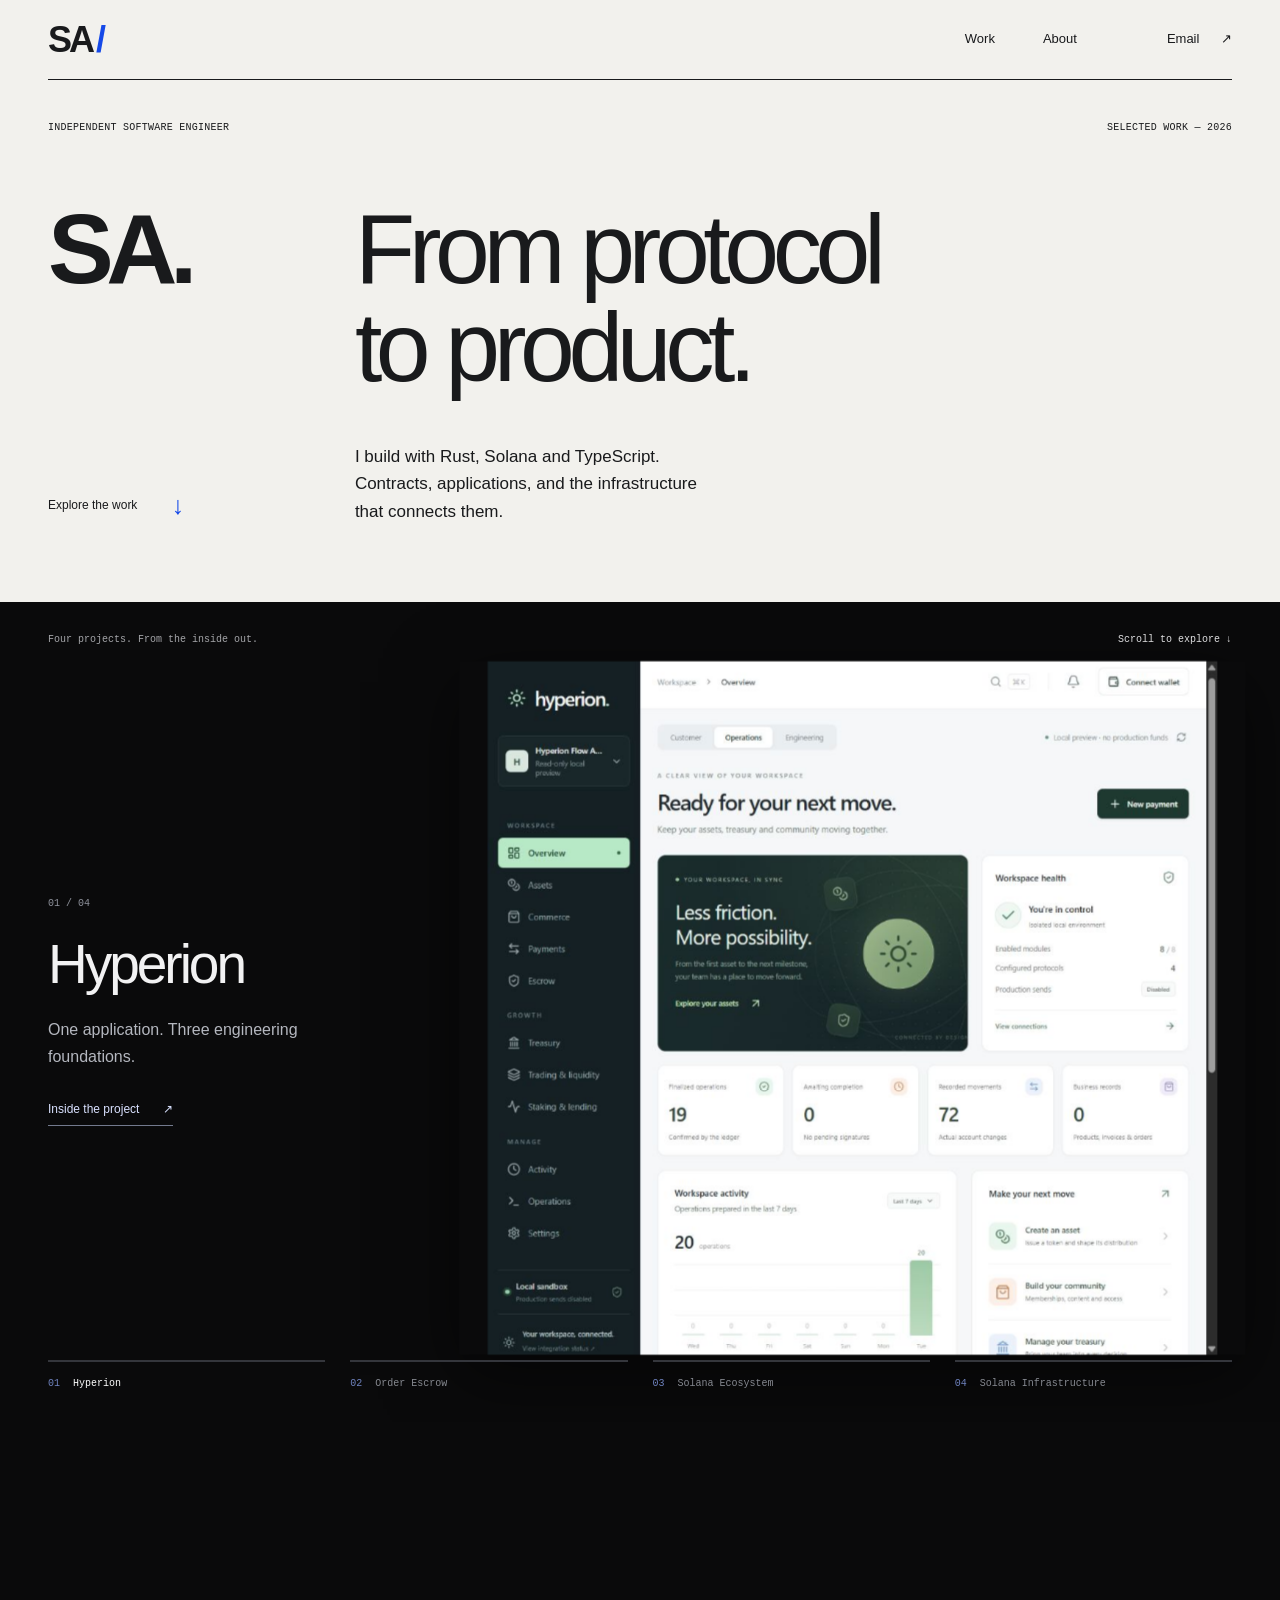
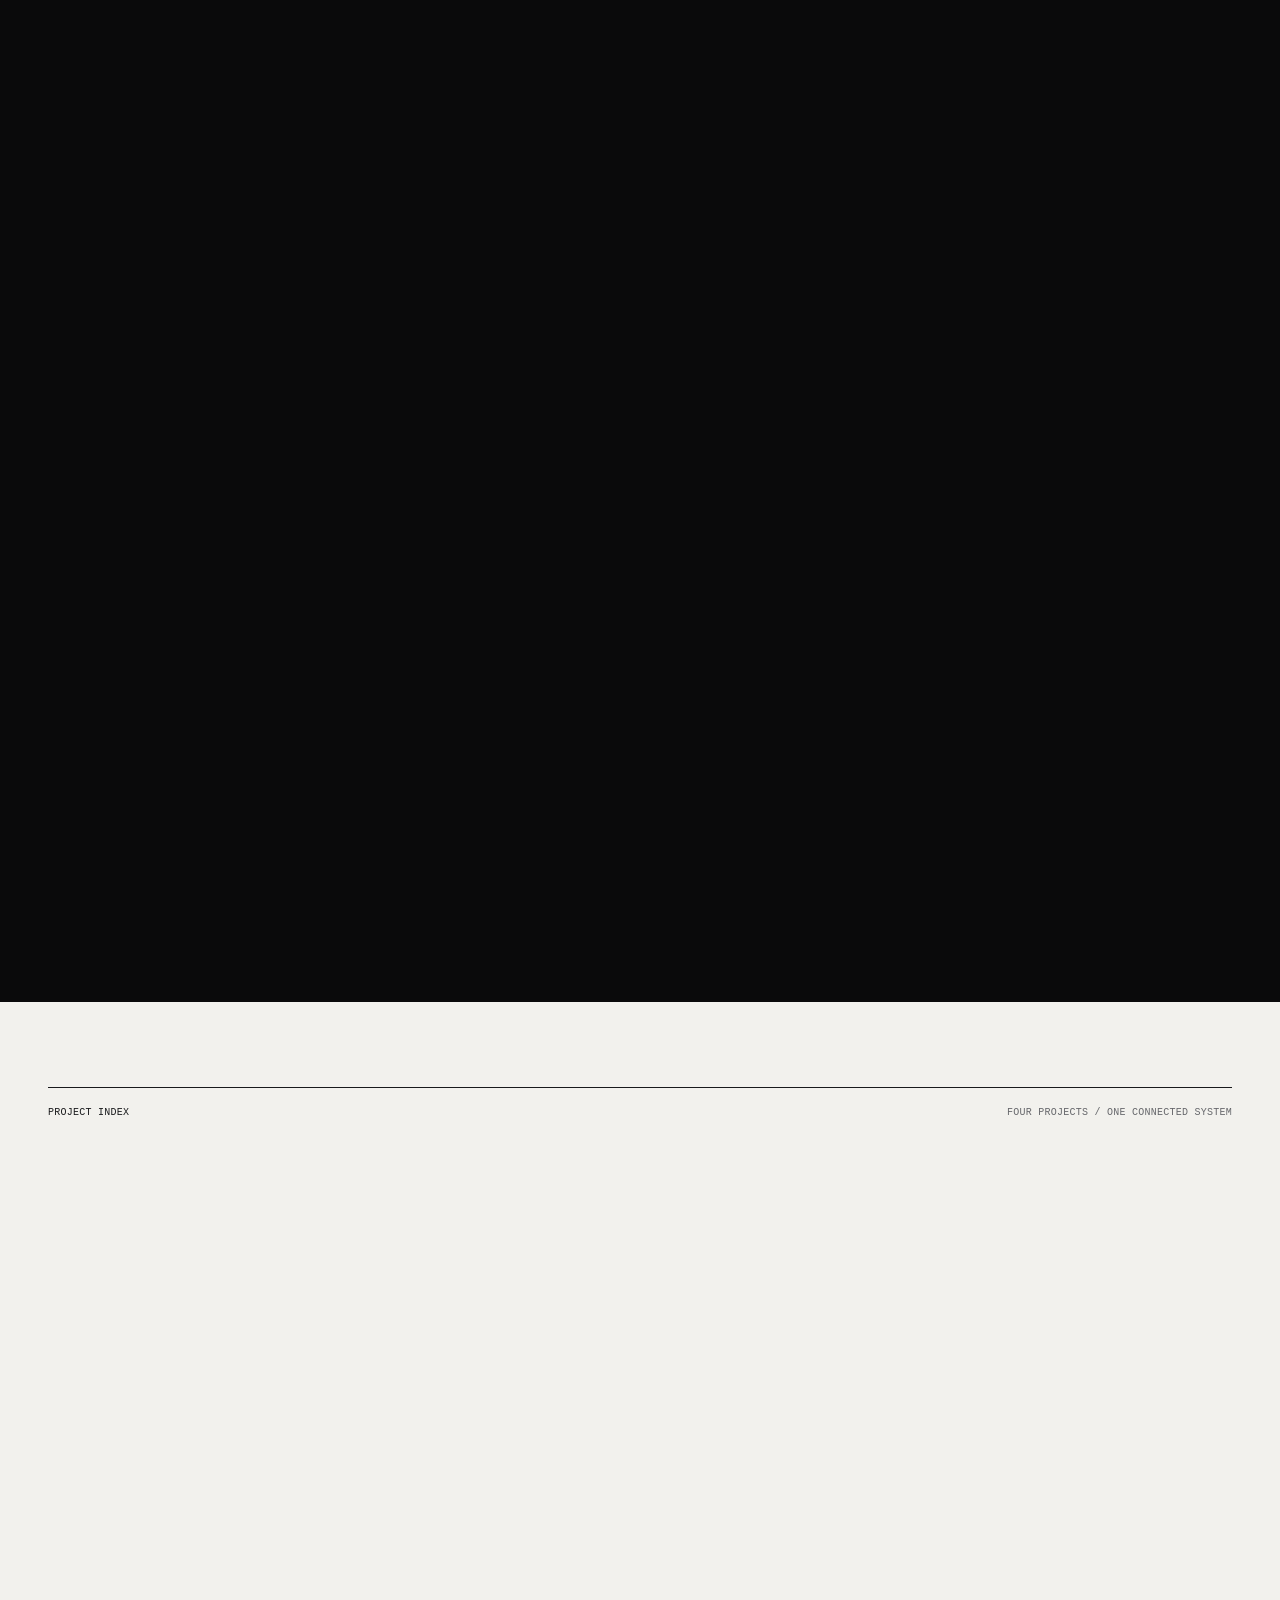
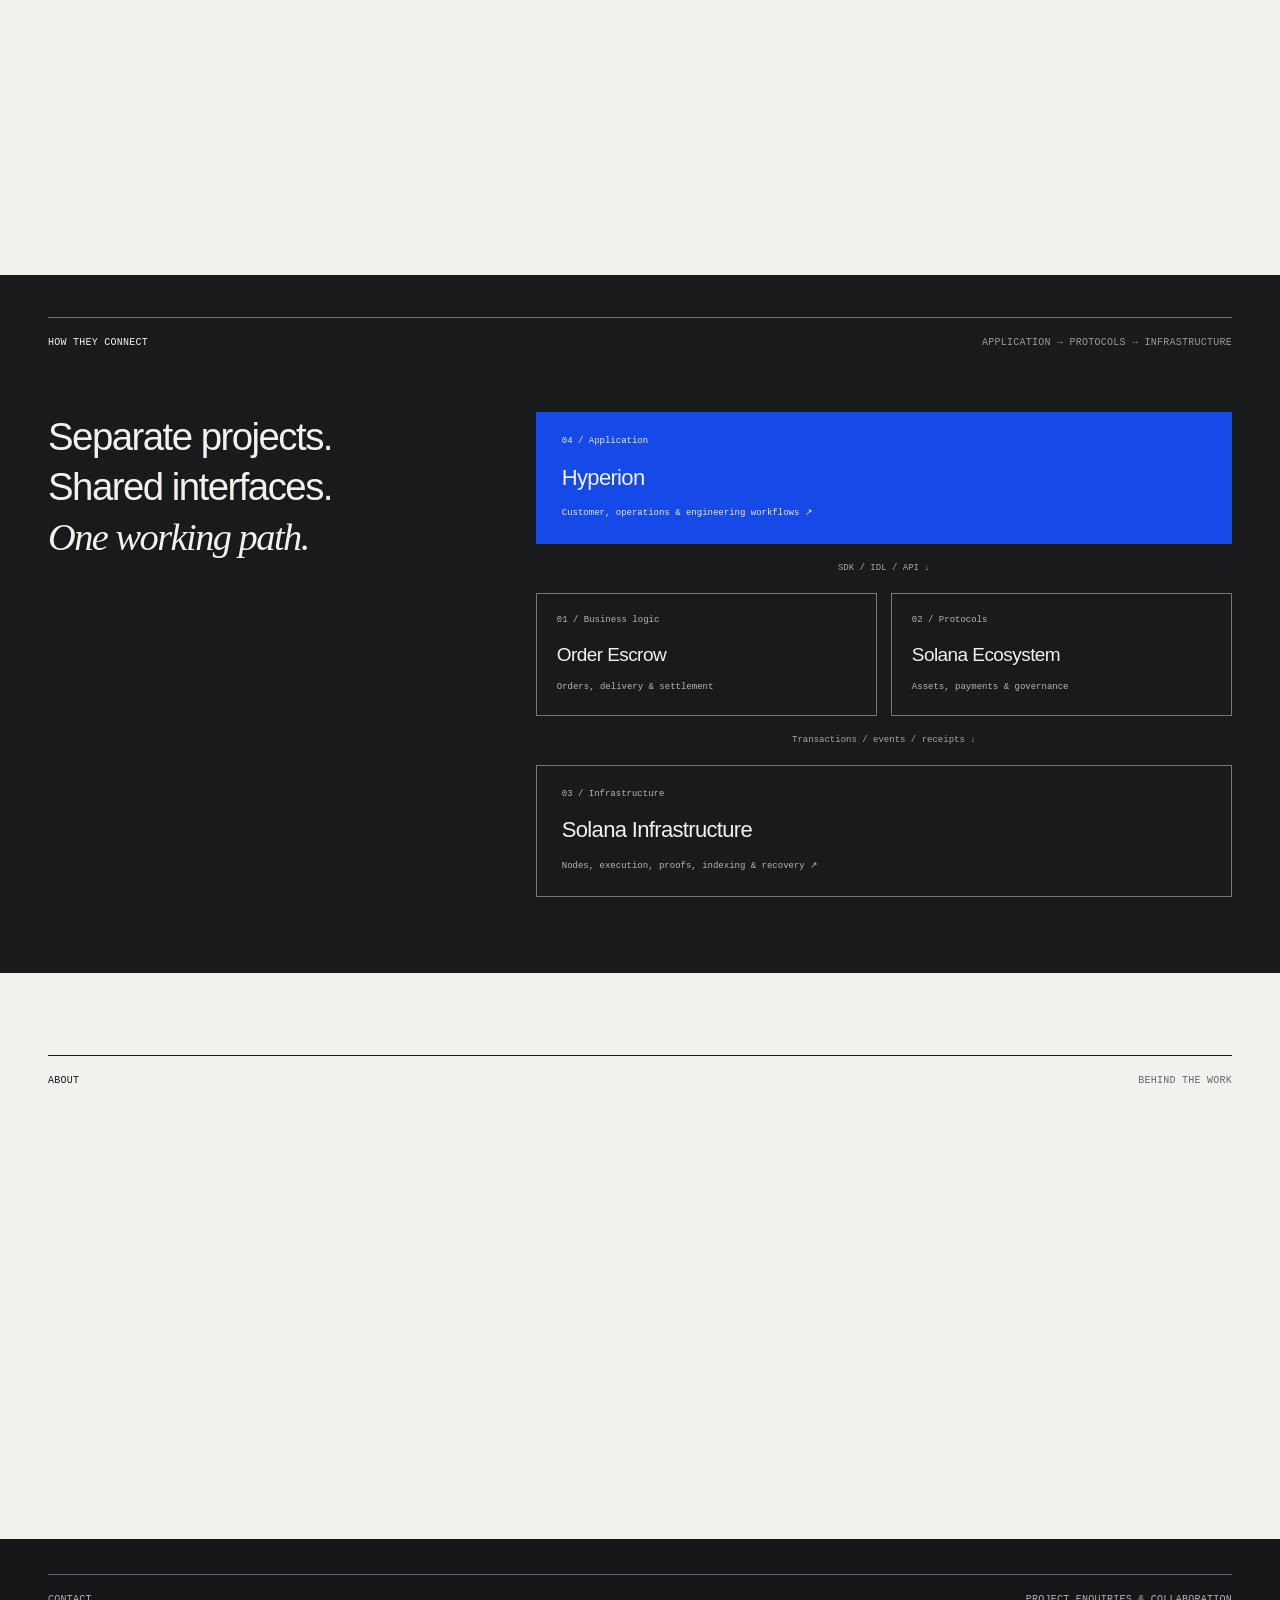
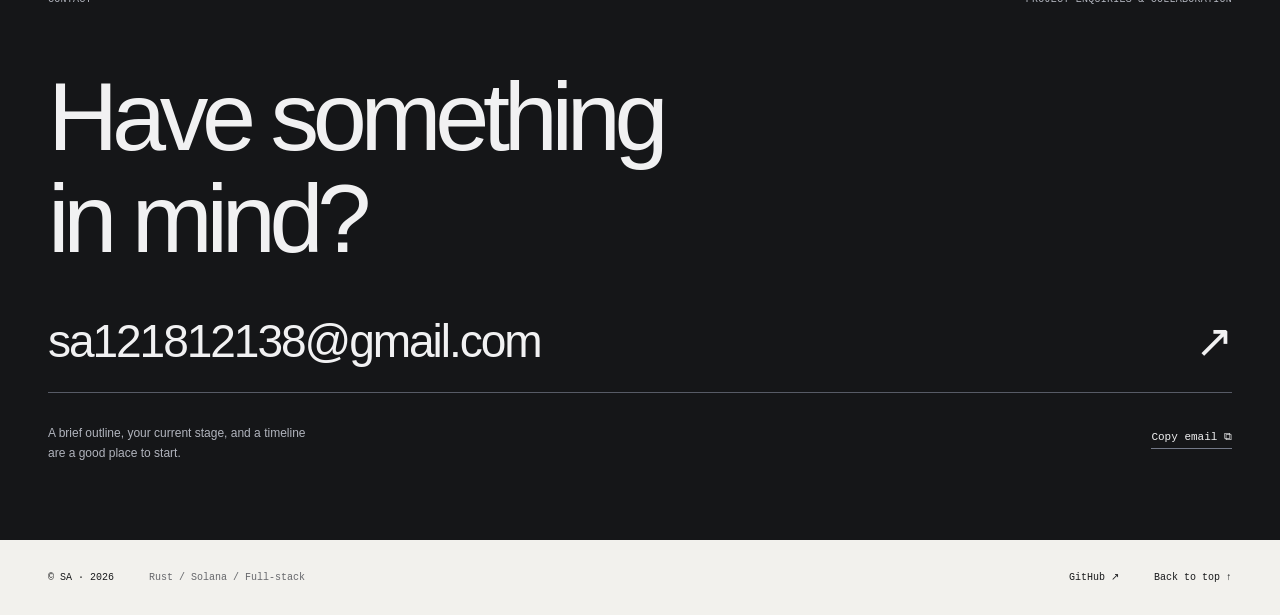
<file: index.html>
<!doctype html>
<html lang="en"><head><meta charset="UTF-8"><meta name="viewport" content="width=device-width,initial-scale=1"><title>SA — Software Engineer</title><meta name="description" content="SA builds Rust and Solana contracts, full-stack applications and infrastructure. Explore four connected engineering projects."><meta name="author" content="SA"><meta name="theme-color" content="#f2f1ed"><meta property="og:type" content="website"><meta property="og:title" content="SA — Software Engineer"><meta property="og:description" content="SA builds Rust and Solana contracts, full-stack applications and infrastructure. Explore four connected engineering projects."><meta http-equiv="Content-Security-Policy" content="default-src 'self'; img-src 'self' data:; media-src 'self' https://github.com https://*.githubusercontent.com; script-src 'self'; style-src 'self'; object-src 'none'; base-uri 'self'; form-action 'none'; connect-src 'none'"><link rel="icon" href="favicon.svg" type="image/svg+xml"><link rel="stylesheet" href="styles.css"><script src="app.js" defer></script></head><body class="" id="top"><a class="skip-link" href="#main">Skip to content</a><header class="site-header wrap"><a class="wordmark" href="index.html" aria-label="SA home">SA<span>/</span></a><nav aria-label="Main navigation"><a href="index.html#work">Work</a><a href="index.html#about">About</a><a href="mailto:sa121812138@gmail.com">Email <span aria-hidden="true">↗</span></a></nav></header><main id="main"><section class="hero wrap"><div class="hero-topline"><span>Independent software engineer</span><span>Selected work — 2026</span></div><h1>SA. <span>From protocol<br>to product.</span></h1><div class="hero-bottom"><a class="index-link" href="#work">Explore the work <span aria-hidden="true">↓</span></a><p>I build with Rust, Solana and TypeScript.<br>Contracts, applications, and the infrastructure<br class="desktop-break"> that connects them.</p></div></section>
<section class="scroll-scene" aria-label="Explore four connected projects"><div class="scene-stage"><div class="scene-layout wrap"><div class="scene-heading"><span>Four projects. From the inside out.</span><span class="scene-instruction">Scroll to explore ↓</span></div><div class="scene-viewport"><article class="scene-panel is-active" data-scene="0"><div class="scene-copy"><span class="scene-count">01 / 04</span><h2>Hyperion</h2><p>One application. Three engineering foundations.</p><a class="scene-case-link" href="hyperion.html">Inside the project <span aria-hidden="true">↗</span></a></div><div class="scene-screen"><img src="hyperion.jpg" alt="Hyperion overview from a recorded demonstration" width="1400" height="1000" loading="eager"></div></article><article class="scene-panel" data-scene="1" aria-hidden="true" inert><div class="scene-copy"><span class="scene-count">02 / 04</span><h2>Order Escrow</h2><p>Milestone-based orders, delivery and settlement.</p><a class="scene-case-link" href="order-escrow.html">Inside the project <span aria-hidden="true">↗</span></a></div><div class="scene-screen"><img src="order-escrow.png" alt="Order Escrow local demonstration workspace" width="1400" height="1000" loading="eager"></div></article><article class="scene-panel" data-scene="2" aria-hidden="true" inert><div class="scene-copy"><span class="scene-count">03 / 04</span><h2>Solana Ecosystem</h2><p>11 protocol modules. 6 application scenarios.</p><a class="scene-case-link" href="ecosystem.html">Inside the project <span aria-hidden="true">↗</span></a></div><div class="scene-screen"><img src="ecosystem.png" alt="Solana Ecosystem GameFi local test interface" width="1400" height="1000" loading="eager"></div></article><article class="scene-panel" data-scene="3" aria-hidden="true" inert><div class="scene-copy"><span class="scene-count">04 / 04</span><h2>Solana Infrastructure</h2><p>Nodes, execution, proofs and data.</p><a class="scene-case-link" href="infrastructure.html">Inside the project <span aria-hidden="true">↗</span></a></div><div class="scene-screen"><img src="infrastructure.jpg" alt="Solana Infrastructure console in a real local demonstration" width="1400" height="1000" loading="eager"></div></article></div><nav class="scene-nav" aria-label="Project chapters"><button type="button" class="scene-step is-active" data-chapter="0" aria-label="Explore Hyperion" aria-current="step"><span>01</span><span>Hyperion</span><i aria-hidden="true"></i></button><button type="button" class="scene-step" data-chapter="1" aria-label="Explore Order Escrow"><span>02</span><span>Order Escrow</span><i aria-hidden="true"></i></button><button type="button" class="scene-step" data-chapter="2" aria-label="Explore Solana Ecosystem"><span>03</span><span>Solana Ecosystem</span><i aria-hidden="true"></i></button><button type="button" class="scene-step" data-chapter="3" aria-label="Explore Solana Infrastructure"><span>04</span><span>Solana Infrastructure</span><i aria-hidden="true"></i></button></nav></div></div></section><section class="work wrap" id="work"><div class="section-label"><h2>Project index</h2><span>Four projects / one connected system</span></div><article class="project-row" id="project-hyperion"><div class="project-copy"><div class="project-meta"><span class="project-number">04</span><span>Integrated application</span></div><h3><a href="hyperion.html">Hyperion</a></h3><p class="project-description">An independent application integrating the three projects through pinned SDKs, contract interfaces and services, with customer, operations and engineering views.</p><p class="tools">React / TypeScript / Node.js / Solana / Protocol Integration</p><div class="project-links"><a href="hyperion.html" class="text-link">View case study <span aria-hidden="true">↗</span></a><button class="video-trigger text-link" type="button" data-video="https://github.com/sa1218/sa1218.github.io/releases/download/demos-20261116/hyperion-demo.mp4" data-title="Hyperion" data-poster="hyperion.jpg" data-captions="hyperion-en.vtt"><span aria-hidden="true">▷</span> Watch the 31-minute demo</button></div></div><a class="project-image" href="hyperion.html" aria-label="View Hyperion case study"><img src="hyperion.jpg" alt="Hyperion overview from a recorded demonstration" loading="lazy" width="1400" height="900"><span class="image-index">04 / VIEW PROJECT <span aria-hidden="true">↗</span></span></a></article><article class="project-row" id="project-order-escrow"><div class="project-copy"><div class="project-meta"><span class="project-number">01</span><span>Escrow &amp; fulfillment</span></div><h3><a href="order-escrow.html">Order Escrow</a></h3><p class="project-description">A milestone-based order system covering terms, funding, delivery, review, refunds and disputes, with workspaces for each participant.</p><p class="tools">Rust / Anchor / Solana / React / TypeScript</p><div class="project-links"><a href="order-escrow.html" class="text-link">View case study <span aria-hidden="true">↗</span></a><button class="video-trigger text-link" type="button" data-video="https://github.com/sa1218/sa1218.github.io/releases/download/demos-20261116/order-escrow-demo.webm" data-title="Order Escrow" data-poster="order-escrow.png"><span aria-hidden="true">▷</span> Watch interface demo</button></div></div><a class="project-image" href="order-escrow.html" aria-label="View Order Escrow case study"><img src="order-escrow.png" alt="Order Escrow local demonstration workspace" loading="lazy" width="1400" height="900"><span class="image-index">01 / VIEW PROJECT <span aria-hidden="true">↗</span></span></a></article><article class="project-row" id="project-ecosystem"><div class="project-copy"><div class="project-meta"><span class="project-number">02</span><span>Protocols &amp; applications</span></div><h3><a href="ecosystem.html">Solana Ecosystem</a></h3><p class="project-description">Composable modules for assets, permissions, payments, governance and financial protocols, extended into games, content, devices and research.</p><p class="tools">Rust / Anchor / TypeScript SDK / React / Groth16</p><div class="project-links"><a href="ecosystem.html" class="text-link">View case study <span aria-hidden="true">↗</span></a></div></div><a class="project-image" href="ecosystem.html" aria-label="View Solana Ecosystem case study"><img src="ecosystem.png" alt="Solana Ecosystem GameFi local test interface" loading="lazy" width="1400" height="900"><span class="image-index">02 / VIEW PROJECT <span aria-hidden="true">↗</span></span></a></article><article class="project-row" id="project-infrastructure"><div class="project-copy"><div class="project-meta"><span class="project-number">03</span><span>Nodes, execution &amp; data</span></div><h3><a href="infrastructure.html">Solana Infrastructure</a></h3><p class="project-description">Built on existing Solana nodes and runtime, connecting consensus observation, execution traces, proofs, indexing, transaction gateways and recovery.</p><p class="tools">Rust / Agave / Geyser / Groth16 / TypeScript / Python</p><div class="project-links"><a href="infrastructure.html" class="text-link">View case study <span aria-hidden="true">↗</span></a><button class="video-trigger text-link" type="button" data-video="https://github.com/sa1218/sa1218.github.io/releases/download/demos-20261116/infrastructure-demo.mp4" data-title="Solana Infrastructure" data-poster="infrastructure.jpg"><span aria-hidden="true">▷</span> Watch full demo</button></div></div><a class="project-image" href="infrastructure.html" aria-label="View Solana Infrastructure case study"><img src="infrastructure.jpg" alt="Solana Infrastructure console in a real local demonstration" loading="lazy" width="1400" height="900"><span class="image-index">03 / VIEW PROJECT <span aria-hidden="true">↗</span></span></a></article></section>
<section class="system" id="system"><div class="wrap"><div class="section-label"><h2>How they connect</h2><span>Application → protocols → infrastructure</span></div><div class="system-layout"><p class="system-intro">Separate projects.<br>Shared interfaces.<br><em>One working path.</em></p><div class="system-map"><a class="system-layer system-app" href="hyperion.html"><span>04 / Application</span><strong>Hyperion</strong><span>Customer, operations & engineering workflows <span aria-hidden="true">↗</span></span></a><div class="system-connector">SDK / IDL / API ↓</div><div class="system-pair"><a href="order-escrow.html"><span>01 / Business logic</span><strong>Order Escrow</strong><span>Orders, delivery & settlement</span></a><a href="ecosystem.html"><span>02 / Protocols</span><strong>Solana Ecosystem</strong><span>Assets, payments & governance</span></a></div><div class="system-connector">Transactions / events / receipts ↓</div><a class="system-layer" href="infrastructure.html"><span>03 / Infrastructure</span><strong>Solana Infrastructure</strong><span>Nodes, execution, proofs, indexing & recovery <span aria-hidden="true">↗</span></span></a></div></div></div></section>
<section class="about wrap" id="about"><div class="section-label"><h2>About</h2><span>Behind the work</span></div><div class="about-grid"><h2>I like knowing<br>how the whole<br>thing works.</h2><div><p>I'm SA. My work spans Solana contracts, full-stack applications, and the systems that execute and track transactions.</p><p>The four projects here grew together: an escrow system, an ecosystem platform, an infrastructure stack, and Hyperion as their shared application layer.</p><p>Some are collaborative; others are individually owned. Each case explains my role, the implementation, and what has actually been verified.</p><a class="text-link" href="https://github.com/sa1218" target="_blank" rel="noopener noreferrer">Find me on GitHub <span aria-hidden="true">↗</span></a></div></div></section><section class="contact" id="contact"><div class="wrap"><div class="section-label"><span>Contact</span><span>Project enquiries & collaboration</span></div><h2>Have something<br>in mind?</h2><a class="contact-email" href="mailto:sa121812138@gmail.com">sa121812138@gmail.com<span aria-hidden="true">↗</span></a><div class="contact-bottom"><p>A brief outline, your current stage, and a timeline<br>are a good place to start.</p><div><button type="button" class="copy-email" data-email="sa121812138@gmail.com">Copy email ⧉</button><span class="copy-feedback" role="status" aria-live="polite"></span></div></div></div></section></main><footer class="site-footer wrap"><a href="index.html">© SA · 2026</a><span>Rust / Solana / Full-stack</span><a href="https://github.com/sa1218" target="_blank" rel="noopener noreferrer">GitHub <span aria-hidden="true">↗</span></a><a href="#top">Back to top ↑</a></footer><dialog id="video-dialog" aria-labelledby="video-title"><div class="video-top"><h2 id="video-title"></h2><button type="button" class="dialog-close" aria-label="Close recording">×</button></div><video controls playsinline preload="none"></video><div class="video-help"><span>Historical recording · local test environment</span><a class="video-original" href="#" target="_blank" rel="noopener">Open original <span aria-hidden="true">↗</span></a></div></dialog></body></html>
</file>
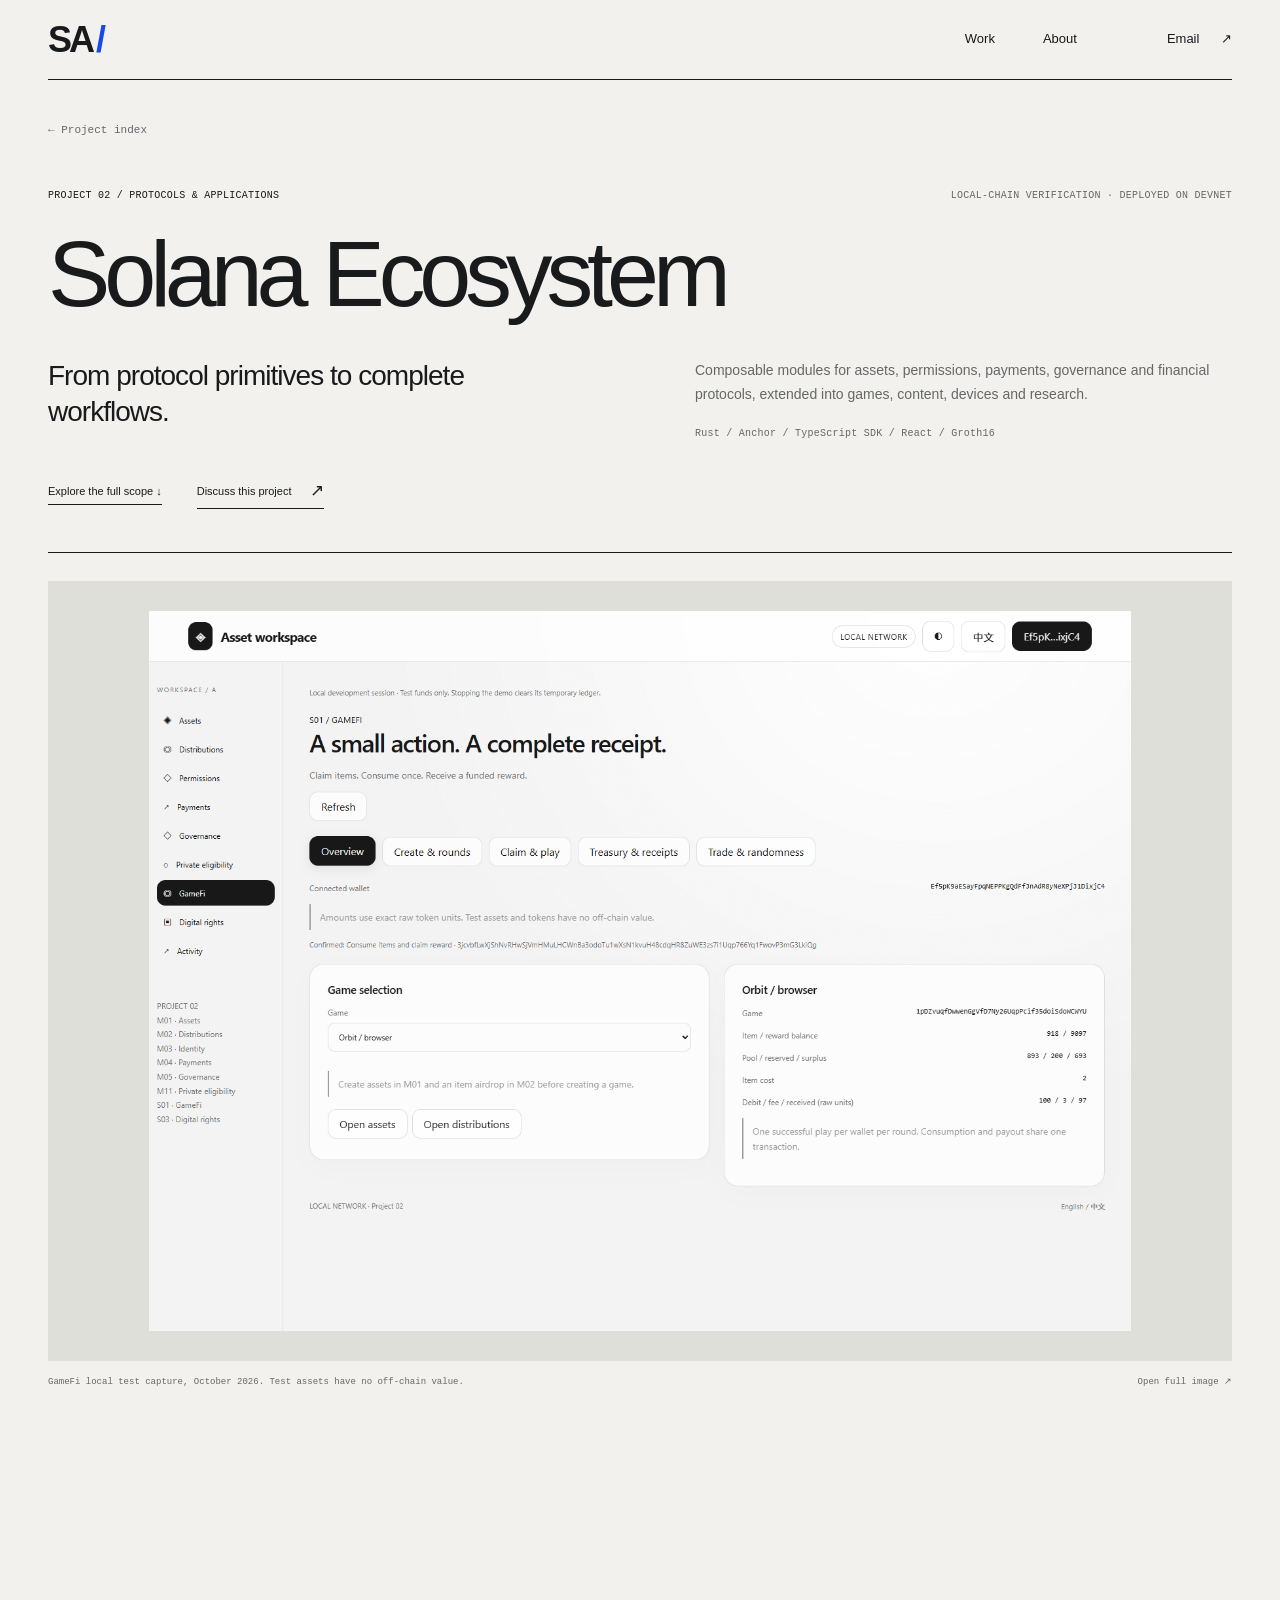
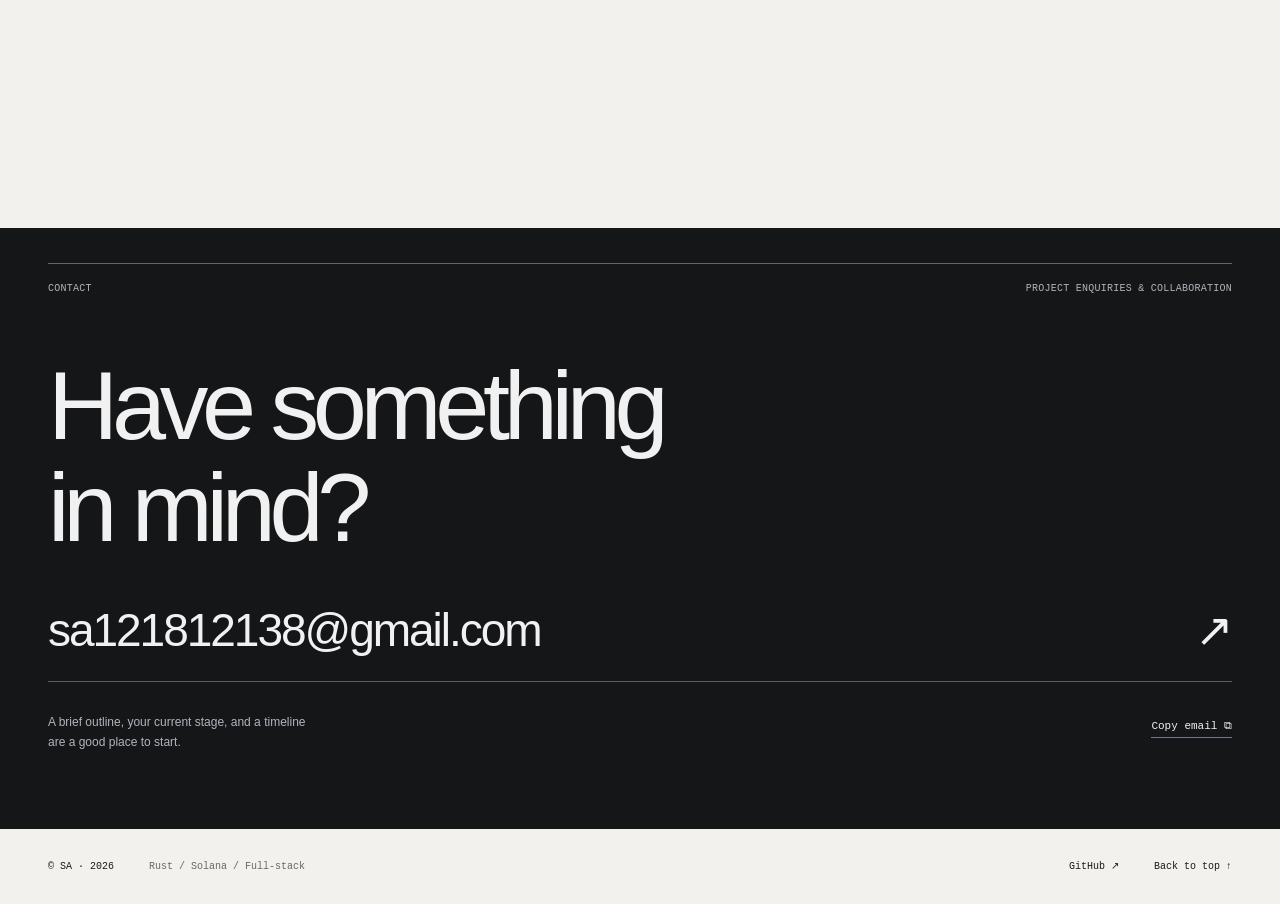
<file: ecosystem.html>
<!doctype html>
<html lang="en"><head><meta charset="UTF-8"><meta name="viewport" content="width=device-width,initial-scale=1"><title>Solana Ecosystem — SA</title><meta name="description" content="Composable modules for assets, permissions, payments, governance and financial protocols, extended into games, content, devices and research."><meta name="author" content="SA"><meta name="theme-color" content="#f2f1ed"><meta property="og:type" content="website"><meta property="og:title" content="Solana Ecosystem — SA"><meta property="og:description" content="Composable modules for assets, permissions, payments, governance and financial protocols, extended into games, content, devices and research."><meta http-equiv="Content-Security-Policy" content="default-src 'self'; img-src 'self' data:; media-src 'self' https://github.com https://*.githubusercontent.com; script-src 'self'; style-src 'self'; object-src 'none'; base-uri 'self'; form-action 'none'; connect-src 'none'"><link rel="icon" href="favicon.svg" type="image/svg+xml"><link rel="stylesheet" href="styles.css"><script src="app.js" defer></script></head><body class="case-page" id="top"><a class="skip-link" href="#main">Skip to content</a><header class="site-header wrap"><a class="wordmark" href="index.html" aria-label="SA home">SA<span>/</span></a><nav aria-label="Main navigation"><a href="index.html#work">Work</a><a href="index.html#about">About</a><a href="mailto:sa121812138@gmail.com">Email <span aria-hidden="true">↗</span></a></nav></header><main id="main"><section class="case-hero wrap"><a class="back-link" href="index.html#work">← Project index</a><div class="case-kicker"><span>PROJECT 02 / Protocols &amp; applications</span><span>Local-chain verification · deployed on Devnet</span></div><h1>Solana Ecosystem</h1><div class="case-introduction"><h2>From protocol primitives to complete workflows.</h2><div><p>Composable modules for assets, permissions, payments, governance and financial protocols, extended into games, content, devices and research.</p><p class="tools">Rust / Anchor / TypeScript SDK / React / Groth16</p></div></div><div class="case-actions"><a class="text-link" href="#scope">Explore the full scope ↓</a><a class="text-link" href="mailto:sa121812138@gmail.com?subject=Project%20discussion%3A%20Solana%20Ecosystem">Discuss this project <span aria-hidden="true">↗</span></a></div></section>
<figure class="case-cover wrap"><a href="ecosystem.png" target="_blank" rel="noopener"><img src="ecosystem.png" alt="Solana Ecosystem GameFi local test interface" width="1600" height="1000"></a><figcaption><span>GameFi local test capture, October 2026. Test assets have no off-chain value.</span><span>Open full image <span aria-hidden="true">↗</span></span></figcaption></figure>
<section class="case-context wrap"><div><div class="eyebrow">01 / The problem</div><p>Each domain has distinct permissions, precision rules and state machines. The platform shares interfaces and transaction feedback without flattening those differences.</p></div><div><div class="eyebrow">02 / My role</div><p>Two-person collaboration. My A-side scope covers assets, distribution, permissions, payments, governance, proof consumption, GameFi, digital rights, content and research, plus shared interfaces, frontend integration and reproducibility. B-side financial modules are credited as collaborative work.</p></div></section>
<section class="case-scope wrap" id="scope"><div class="section-label"><h2>Full implementation scope</h2><button type="button" class="expand-all" aria-expanded="false">Expand all +</button></div><div class="module-list"><details class="module-item"><summary><span>M01 · Digital assets</span><span class="expand-sign" aria-hidden="true">+</span></summary><p>SPL, selected Token-2022 extensions, NFTs, membership credentials and compressed assets.</p></details><details class="module-item"><summary><span>M02 · Distribution</span><span class="expand-sign" aria-hidden="true">+</span></summary><p>Allowlists, airdrops, vesting and claims with replay and balance controls.</p></details><details class="module-item"><summary><span>M03 · Identity</span><span class="expand-sign" aria-hidden="true">+</span></summary><p>Wallet sessions, eligibility, delegated permissions, limits and revocation.</p></details><details class="module-item"><summary><span>M04 · Payments</span><span class="expand-sign" aria-hidden="true">+</span></summary><p>Payment requests, batch and recurring transfers, and Project 1 escrow integration.</p></details><details class="module-item"><summary><span>M05 · Governance</span><span class="expand-sign" aria-hidden="true">+</span></summary><p>Organization approvals, multisig, voting, delayed execution and permission changes.</p></details><details class="module-item"><summary><span>M06 · Trading</span><span class="expand-sign" aria-hidden="true">+</span></summary><p>Collaborative module: AMM, liquidity, limit orders and escrowed NFT sales.</p></details><details class="module-item"><summary><span>M07 · Lending</span><span class="expand-sign" aria-hidden="true">+</span></summary><p>Collaborative module: collateral, time-based interest, shares, repayment and liquidation.</p></details><details class="module-item"><summary><span>M08 · Staking</span><span class="expand-sign" aria-hidden="true">+</span></summary><p>Collaborative module: native staking, reward accounting, cooldown and exit.</p></details><details class="module-item"><summary><span>M09 · Margin</span><span class="expand-sign" aria-hidden="true">+</span></summary><p>Collaborative module: margin, P&amp;L, insurance funds and liquidation boundaries.</p></details><details class="module-item"><summary><span>M10 · Oracles</span><span class="expand-sign" aria-hidden="true">+</span></summary><p>Collaborative module: price validity, circuit breakers and local ORAO randomness integration.</p></details><details class="module-item"><summary><span>M11 · Private eligibility</span><span class="expand-sign" aria-hidden="true">+</span></summary><p>Consumes real Project 3 Groth16 proofs, with atomic nullifier checks and reward claims.</p></details></div><div class="scenario-section"><h3>Scenarios & perspectives</h3><div class="module-list"><details class="module-item"><summary><span>S01 · GameFi</span><span class="expand-sign" aria-hidden="true">+</span></summary><p>Item claims, consumption, rewards, trading and randomness.</p></details><details class="module-item"><summary><span>S02 · DePIN</span><span class="expand-sign" aria-hidden="true">+</span></summary><p>Signed reports, replay protection and authorized rewards; software-simulated device boundaries are explicit.</p></details><details class="module-item"><summary><span>S03 · Digital rights</span><span class="expand-sign" aria-hidden="true">+</span></summary><p>Registration, evidence, permitted transfers and redemption states; not proof of physical asset delivery.</p></details><details class="module-item"><summary><span>S04 · Creator content</span><span class="expand-sign" aria-hidden="true">+</span></summary><p>Private content, membership or paid access, revenue splits and refunds.</p></details><details class="module-item"><summary><span>S05 · Bounded AI agents</span><span class="expand-sign" aria-hidden="true">+</span></summary><p>Budgets, payee allowlists, execution limits, revocation and audit commitments.</p></details><details class="module-item"><summary><span>S06 · Research collaboration</span><span class="expand-sign" aria-hidden="true">+</span></summary><p>Research records, funding tasks, private delivery and escrow-based review.</p></details></div></div></section>

<section class="evidence wrap"><div class="section-label"><h2>Verification record</h2><span>Recorded results, with context</span></div><div class="evidence-list"><div><span class="evidence-number">01</span><h3>Interfaces</h3><p>Versioned SDKs, IDLs, exact amounts and independent consumer installation have recorded checks.</p></div><div><span class="evidence-number">02</span><h3>Local chain</h3><p>Representative local checks cover A/B domains, proof claims, permissions and rollback.</p></div><div><span class="evidence-number">03</span><h3>Devnet</h3><p>The program is deployed; ordinary SPL creation, issuance and airdrop have real-wallet verification.</p></div></div><div class="boundary"><h3>Current boundaries</h3><p>Not every module has completed a public funded lifecycle. Proofs use local development parameters; production setup, independent audit and physical device attestation remain separate.</p></div><p class="evidence-date">Materials reviewed: 16 November 2026 / Verification checkpoint: 2026-10-31</p></section>

<section class="related wrap"><div class="section-label"><h2>Next projects</h2><span>Keep exploring</span></div><a href="order-escrow.html"><span>01</span><h3>Order Escrow</h3><span aria-hidden="true">↗</span></a><a href="infrastructure.html"><span>03</span><h3>Solana Infrastructure</h3><span aria-hidden="true">↗</span></a><a href="hyperion.html"><span>04</span><h3>Hyperion</h3><span aria-hidden="true">↗</span></a></section><section class="contact" id="contact"><div class="wrap"><div class="section-label"><span>Contact</span><span>Project enquiries & collaboration</span></div><h2>Have something<br>in mind?</h2><a class="contact-email" href="mailto:sa121812138@gmail.com">sa121812138@gmail.com<span aria-hidden="true">↗</span></a><div class="contact-bottom"><p>A brief outline, your current stage, and a timeline<br>are a good place to start.</p><div><button type="button" class="copy-email" data-email="sa121812138@gmail.com">Copy email ⧉</button><span class="copy-feedback" role="status" aria-live="polite"></span></div></div></div></section></main><footer class="site-footer wrap"><a href="index.html">© SA · 2026</a><span>Rust / Solana / Full-stack</span><a href="https://github.com/sa1218" target="_blank" rel="noopener noreferrer">GitHub <span aria-hidden="true">↗</span></a><a href="#top">Back to top ↑</a></footer><dialog id="video-dialog" aria-labelledby="video-title"><div class="video-top"><h2 id="video-title"></h2><button type="button" class="dialog-close" aria-label="Close recording">×</button></div><video controls playsinline preload="none"></video><div class="video-help"><span>Historical recording · local test environment</span><a class="video-original" href="#" target="_blank" rel="noopener">Open original <span aria-hidden="true">↗</span></a></div></dialog></body></html>
</file>
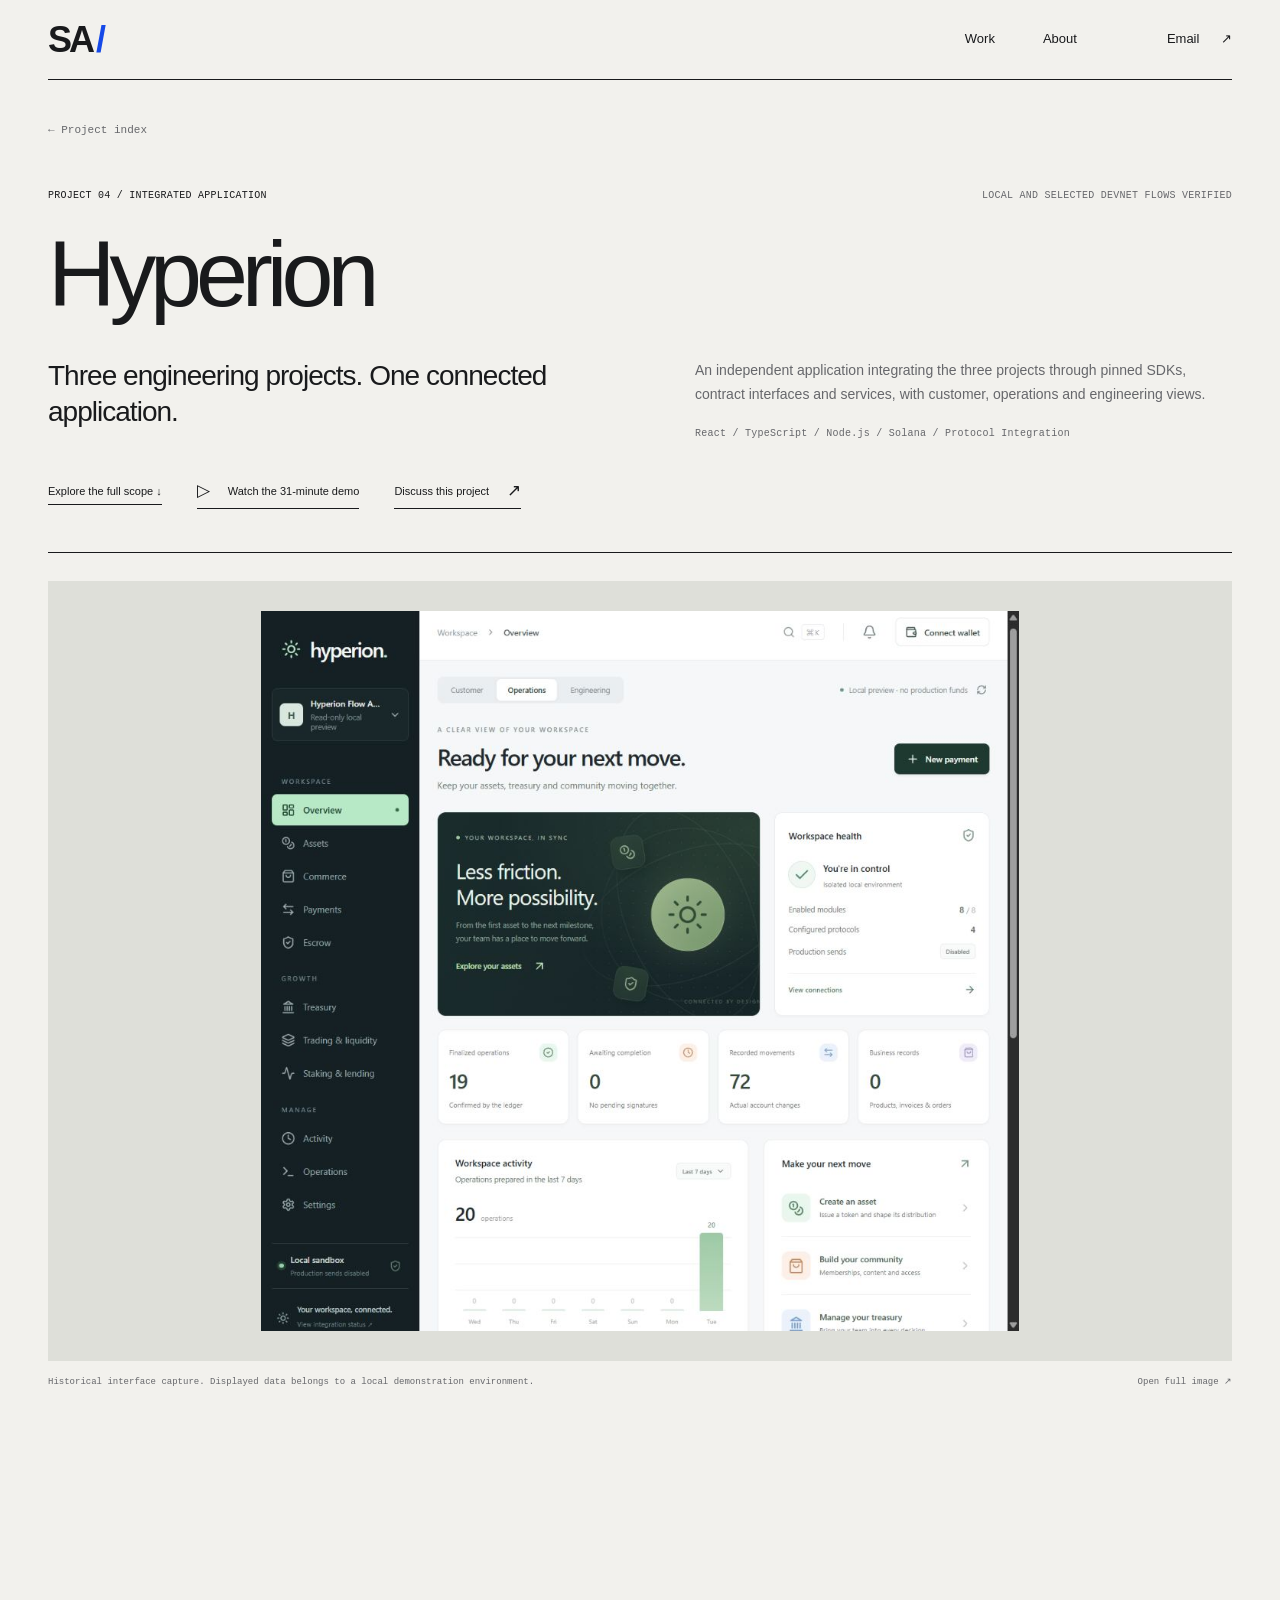
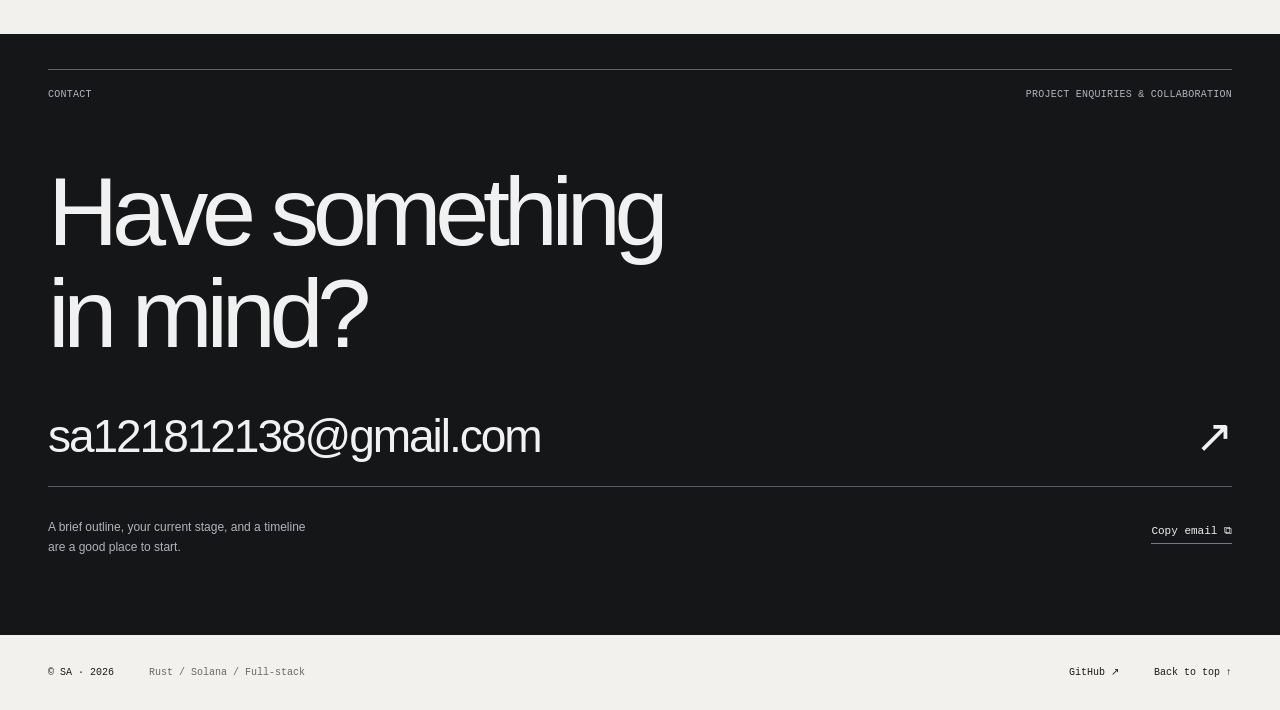
<file: hyperion.html>
<!doctype html>
<html lang="en"><head><meta charset="UTF-8"><meta name="viewport" content="width=device-width,initial-scale=1"><title>Hyperion — SA</title><meta name="description" content="An independent application integrating the three projects through pinned SDKs, contract interfaces and services, with customer, operations and engineering views."><meta name="author" content="SA"><meta name="theme-color" content="#f2f1ed"><meta property="og:type" content="website"><meta property="og:title" content="Hyperion — SA"><meta property="og:description" content="An independent application integrating the three projects through pinned SDKs, contract interfaces and services, with customer, operations and engineering views."><meta http-equiv="Content-Security-Policy" content="default-src 'self'; img-src 'self' data:; media-src 'self' https://github.com https://*.githubusercontent.com; script-src 'self'; style-src 'self'; object-src 'none'; base-uri 'self'; form-action 'none'; connect-src 'none'"><link rel="icon" href="favicon.svg" type="image/svg+xml"><link rel="stylesheet" href="styles.css"><script src="app.js" defer></script></head><body class="case-page" id="top"><a class="skip-link" href="#main">Skip to content</a><header class="site-header wrap"><a class="wordmark" href="index.html" aria-label="SA home">SA<span>/</span></a><nav aria-label="Main navigation"><a href="index.html#work">Work</a><a href="index.html#about">About</a><a href="mailto:sa121812138@gmail.com">Email <span aria-hidden="true">↗</span></a></nav></header><main id="main"><section class="case-hero wrap"><a class="back-link" href="index.html#work">← Project index</a><div class="case-kicker"><span>PROJECT 04 / Integrated application</span><span>Local and selected Devnet flows verified</span></div><h1>Hyperion</h1><div class="case-introduction"><h2>Three engineering projects. One connected application.</h2><div><p>An independent application integrating the three projects through pinned SDKs, contract interfaces and services, with customer, operations and engineering views.</p><p class="tools">React / TypeScript / Node.js / Solana / Protocol Integration</p></div></div><div class="case-actions"><a class="text-link" href="#scope">Explore the full scope ↓</a><button class="video-trigger text-link" type="button" data-video="https://github.com/sa1218/sa1218.github.io/releases/download/demos-20261116/hyperion-demo.mp4" data-title="Hyperion" data-poster="hyperion.jpg" data-captions="hyperion-en.vtt"><span aria-hidden="true">▷</span> Watch the 31-minute demo</button><a class="text-link" href="mailto:sa121812138@gmail.com?subject=Project%20discussion%3A%20Hyperion">Discuss this project <span aria-hidden="true">↗</span></a></div></section>
<figure class="case-cover wrap"><a href="hyperion.jpg" target="_blank" rel="noopener"><img src="hyperion.jpg" alt="Hyperion overview from a recorded demonstration" width="1600" height="1000"></a><figcaption><span>Historical interface capture. Displayed data belongs to a local demonstration environment.</span><span>Open full image <span aria-hidden="true">↗</span></span></figcaption></figure>
<section class="case-context wrap"><div><div class="eyebrow">01 / The problem</div><p>Bring multiple protocols into a coherent experience while preserving real permissions, transaction review, money precision, domain states and recovery semantics.</p></div><div><div class="eyebrow">02 / My role</div><p>Owns product structure, interfaces, business adapters, cross-project integration and verification for the independent application. Underlying projects remain separate, and external protocols retain their authorship.</p></div></section>
<section class="case-scope wrap" id="scope"><div class="section-label"><h2>Full implementation scope</h2><button type="button" class="expand-all" aria-expanded="false">Expand all +</button></div><div class="module-list"><details class="module-item"><summary><span>F01 · Assets &amp; distribution</span><span class="expand-sign" aria-hidden="true">+</span></summary><p>SPL, selected Token-2022, NFTs, distribution and claims, plus DBC launch and migration adapters.</p></details><details class="module-item"><summary><span>F02 · Commerce</span><span class="expand-sign" aria-hidden="true">+</span></summary><p>Memberships, private content, access rights, revenue splits, refunds and fixed-price NFT trading.</p></details><details class="module-item"><summary><span>F03 · Payments</span><span class="expand-sign" aria-hidden="true">+</span></summary><p>Invoices, single, batch and recurring payments, plus bidirectional CCTP state handling.</p></details><details class="module-item"><summary><span>F04 · Escrow</span><span class="expand-sign" aria-hidden="true">+</span></summary><p>Uses Project 1 terms, delivery, approval, refunds and dispute rules.</p></details><details class="module-item"><summary><span>F05 · Governance</span><span class="expand-sign" aria-hidden="true">+</span></summary><p>Squads approvals and permissions; Realms proposals, voting and execution.</p></details><details class="module-item"><summary><span>F06 · Trading &amp; liquidity</span><span class="expand-sign" aria-hidden="true">+</span></summary><p>Jupiter adapter, Meteora DAMM v2 and DLMM positions, fees and liquidity.</p></details><details class="module-item"><summary><span>F07 · Staking &amp; lending</span><span class="expand-sign" aria-hidden="true">+</span></summary><p>Jito deposit and full exit; selected Kamino market and risk-view adapters.</p></details><details class="module-item"><summary><span>F08 · Engineering &amp; operations</span><span class="expand-sign" aria-hidden="true">+</span></summary><p>Business audit, tracking, exports, notifications, authorized tasks, APIs and recovery.</p></details></div><div class="scenario-section"><h3>Scenarios & perspectives</h3><div class="module-list"><details class="module-item"><summary><span>Customer view</span><span class="expand-sign" aria-hidden="true">+</span></summary><p>Asset holders, buyers, members, voters and providers.</p></details><details class="module-item"><summary><span>Operations view</span><span class="expand-sign" aria-hidden="true">+</span></summary><p>Management, finance, workspace permissions, approvals and reconciliation.</p></details><details class="module-item"><summary><span>Engineering view</span><span class="expand-sign" aria-hidden="true">+</span></summary><p>APIs, tasks, transaction states, indexing, notifications and recovery.</p></details></div></div></section>
<figure class="secondary-cover wrap"><a href="hyperion-protocols.png" target="_blank" rel="noopener"><img src="hyperion-protocols.png" alt="Historical Hyperion protocol integration screen" loading="lazy"></a><figcaption>Protocol integration interface · historical local demonstration, October 2026</figcaption></figure>
<section class="evidence wrap"><div class="section-label"><h2>Verification record</h2><span>Recorded results, with context</span></div><div class="evidence-list"><div><span class="evidence-number">01</span><h3>Local workflows</h3><p>Real local-chain records cover assets, commerce, payments, governance, Meteora, B-side domains and proof claims.</p></div><div><span class="evidence-number">02</span><h3>Real Devnet wallets</h3><p>Recorded flows include SPL issuance and airdrop, authorized recurring payment, full Jito exit and a normal escrow order.</p></div><div><span class="evidence-number">03</span><h3>Application &amp; recovery</h3><p>The October 31, 2026 checkpoint records 279 application and 17 index checks passing, plus isolated builds and mobile layout.</p></div></div><div class="boundary"><h3>Current boundaries</h3><p>Fixed public acceptance U01–U11 and external gates E01–E03 are not all closed. Jupiter, Kamino and CCTP adapters do not imply completed funded lifecycles. Mainnet production readiness is not claimed.</p></div><p class="evidence-date">Materials reviewed: 16 November 2026 / Verification checkpoint: 2026-10-31</p></section>
<section class="recording wrap"><div><div class="eyebrow">Watch the workflow</div><h2>A recorded<br>walkthrough.</h2><p>English narration, October 13, 2026, using isolated local test wallets; reflects the features at recording time.</p><button class="video-trigger text-link" type="button" data-video="https://github.com/sa1218/sa1218.github.io/releases/download/demos-20261116/hyperion-demo.mp4" data-title="Hyperion" data-poster="hyperion.jpg" data-captions="hyperion-en.vtt"><span aria-hidden="true">▷</span> Watch the 31-minute demo</button></div><a class="recording-still" href="hyperion.jpg" target="_blank" rel="noopener"><img src="hyperion.jpg" alt="Hyperion overview from a recorded demonstration" loading="lazy"></a></section>
<section class="related wrap"><div class="section-label"><h2>Next projects</h2><span>Keep exploring</span></div><a href="order-escrow.html"><span>01</span><h3>Order Escrow</h3><span aria-hidden="true">↗</span></a><a href="ecosystem.html"><span>02</span><h3>Solana Ecosystem</h3><span aria-hidden="true">↗</span></a><a href="infrastructure.html"><span>03</span><h3>Solana Infrastructure</h3><span aria-hidden="true">↗</span></a></section><section class="contact" id="contact"><div class="wrap"><div class="section-label"><span>Contact</span><span>Project enquiries & collaboration</span></div><h2>Have something<br>in mind?</h2><a class="contact-email" href="mailto:sa121812138@gmail.com">sa121812138@gmail.com<span aria-hidden="true">↗</span></a><div class="contact-bottom"><p>A brief outline, your current stage, and a timeline<br>are a good place to start.</p><div><button type="button" class="copy-email" data-email="sa121812138@gmail.com">Copy email ⧉</button><span class="copy-feedback" role="status" aria-live="polite"></span></div></div></div></section></main><footer class="site-footer wrap"><a href="index.html">© SA · 2026</a><span>Rust / Solana / Full-stack</span><a href="https://github.com/sa1218" target="_blank" rel="noopener noreferrer">GitHub <span aria-hidden="true">↗</span></a><a href="#top">Back to top ↑</a></footer><dialog id="video-dialog" aria-labelledby="video-title"><div class="video-top"><h2 id="video-title"></h2><button type="button" class="dialog-close" aria-label="Close recording">×</button></div><video controls playsinline preload="none"></video><div class="video-help"><span>Historical recording · local test environment</span><a class="video-original" href="#" target="_blank" rel="noopener">Open original <span aria-hidden="true">↗</span></a></div></dialog></body></html>
</file>
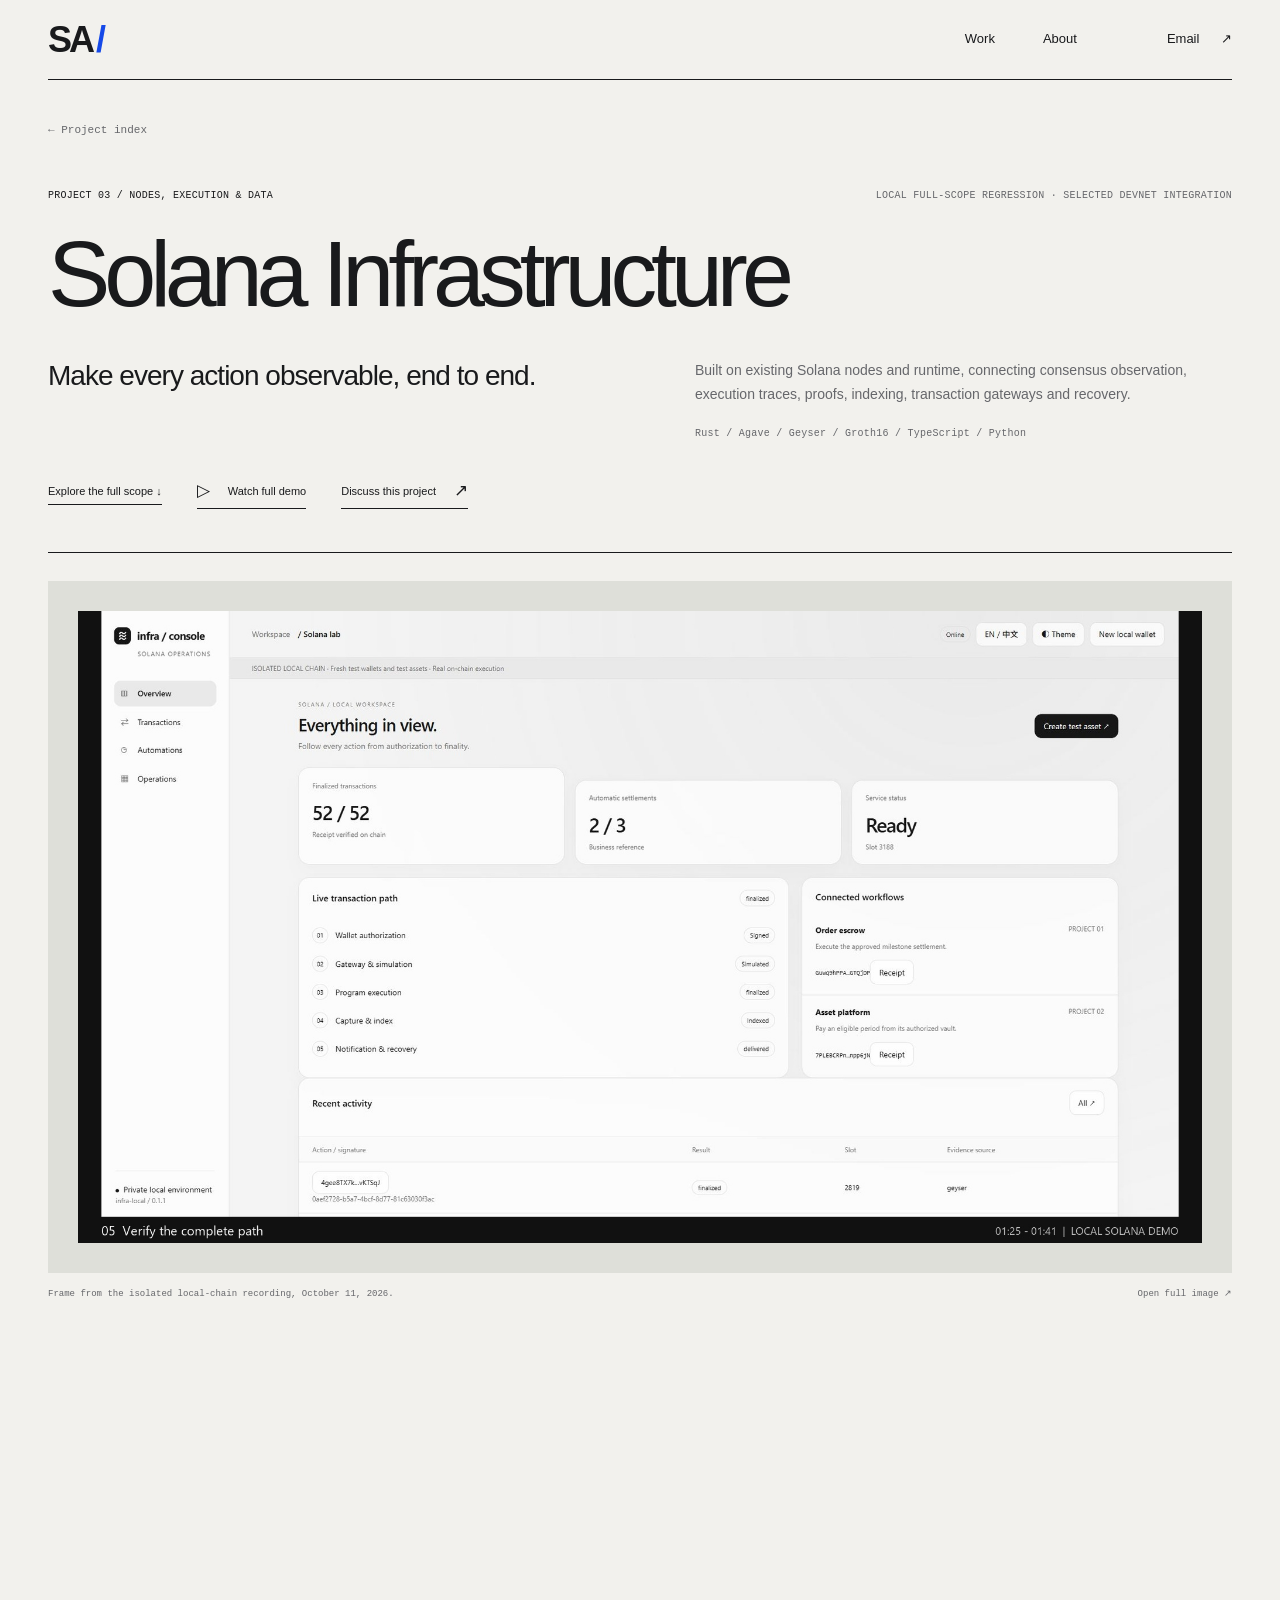
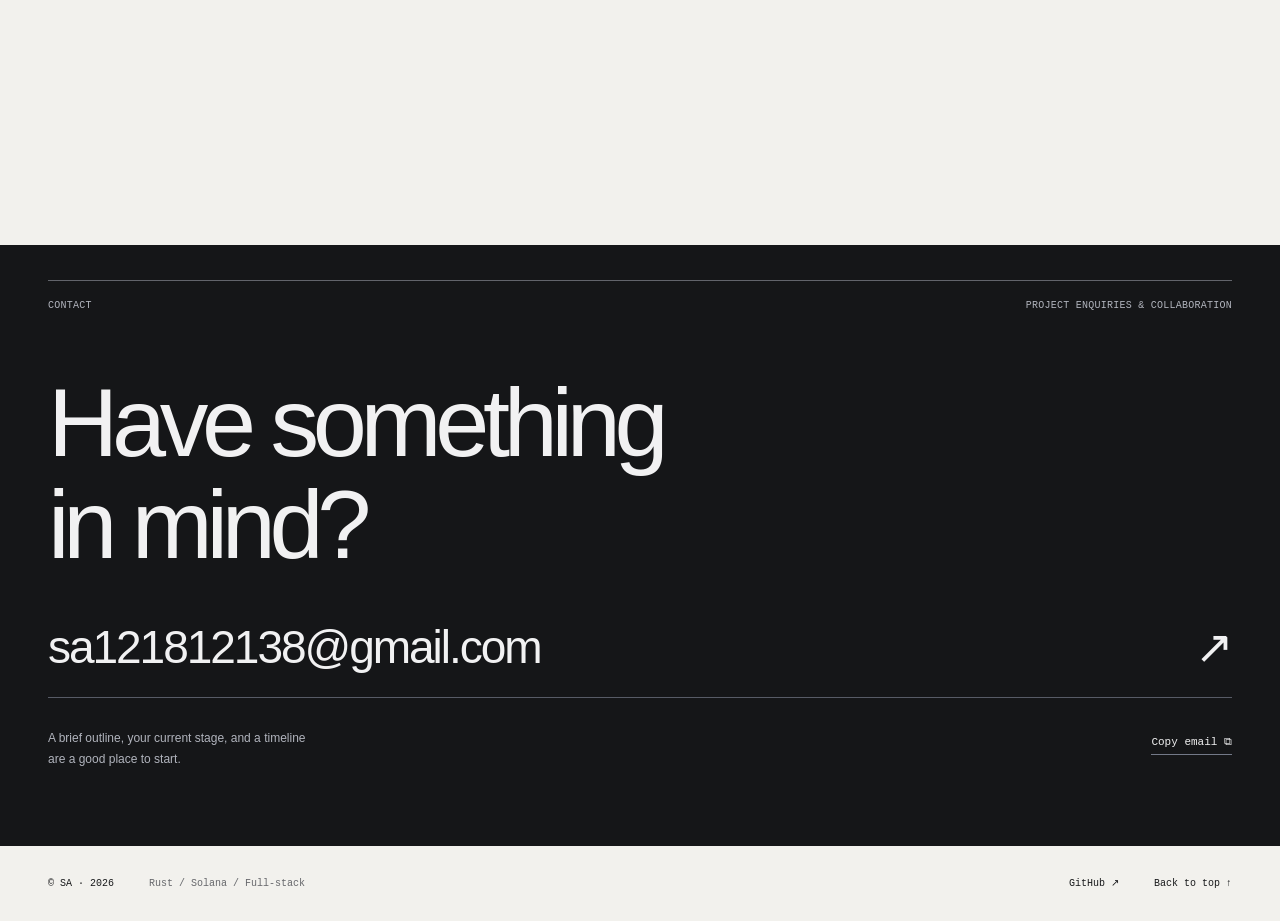
<file: infrastructure.html>
<!doctype html>
<html lang="en"><head><meta charset="UTF-8"><meta name="viewport" content="width=device-width,initial-scale=1"><title>Solana Infrastructure — SA</title><meta name="description" content="Built on existing Solana nodes and runtime, connecting consensus observation, execution traces, proofs, indexing, transaction gateways and recovery."><meta name="author" content="SA"><meta name="theme-color" content="#f2f1ed"><meta property="og:type" content="website"><meta property="og:title" content="Solana Infrastructure — SA"><meta property="og:description" content="Built on existing Solana nodes and runtime, connecting consensus observation, execution traces, proofs, indexing, transaction gateways and recovery."><meta http-equiv="Content-Security-Policy" content="default-src 'self'; img-src 'self' data:; media-src 'self' https://github.com https://*.githubusercontent.com; script-src 'self'; style-src 'self'; object-src 'none'; base-uri 'self'; form-action 'none'; connect-src 'none'"><link rel="icon" href="favicon.svg" type="image/svg+xml"><link rel="stylesheet" href="styles.css"><script src="app.js" defer></script></head><body class="case-page" id="top"><a class="skip-link" href="#main">Skip to content</a><header class="site-header wrap"><a class="wordmark" href="index.html" aria-label="SA home">SA<span>/</span></a><nav aria-label="Main navigation"><a href="index.html#work">Work</a><a href="index.html#about">About</a><a href="mailto:sa121812138@gmail.com">Email <span aria-hidden="true">↗</span></a></nav></header><main id="main"><section class="case-hero wrap"><a class="back-link" href="index.html#work">← Project index</a><div class="case-kicker"><span>PROJECT 03 / Nodes, execution &amp; data</span><span>Local full-scope regression · selected Devnet integration</span></div><h1>Solana Infrastructure</h1><div class="case-introduction"><h2>Make every action observable, end to end.</h2><div><p>Built on existing Solana nodes and runtime, connecting consensus observation, execution traces, proofs, indexing, transaction gateways and recovery.</p><p class="tools">Rust / Agave / Geyser / Groth16 / TypeScript / Python</p></div></div><div class="case-actions"><a class="text-link" href="#scope">Explore the full scope ↓</a><button class="video-trigger text-link" type="button" data-video="https://github.com/sa1218/sa1218.github.io/releases/download/demos-20261116/infrastructure-demo.mp4" data-title="Solana Infrastructure" data-poster="infrastructure.jpg"><span aria-hidden="true">▷</span> Watch full demo</button><a class="text-link" href="mailto:sa121812138@gmail.com?subject=Project%20discussion%3A%20Solana%20Infrastructure">Discuss this project <span aria-hidden="true">↗</span></a></div></section>
<figure class="case-cover wrap"><a href="infrastructure.jpg" target="_blank" rel="noopener"><img src="infrastructure.jpg" alt="Solana Infrastructure console in a real local demonstration" width="1600" height="1000"></a><figcaption><span>Frame from the isolated local-chain recording, October 11, 2026.</span><span>Open full image <span aria-hidden="true">↗</span></span></figcaption></figure>
<section class="case-context wrap"><div><div class="eyebrow">01 / The problem</div><p>A successful broadcast is not a successful business operation. The system tracks outcomes, uncertainty and safe recovery across wallet, gateway, node, capture and indexing.</p></div><div><div class="eyebrow">02 / My role</div><p>An individually owned project covering the fixed I1–I12 scope, implemented, verified and presented with development tooling. It builds on existing nodes and runtime; it is not a new consensus engine or VM.</p></div></section>
<section class="case-scope wrap" id="scope"><div class="section-label"><h2>Full implementation scope</h2><button type="button" class="expand-all" aria-expanded="false">Expand all +</button></div><div class="module-list"><details class="module-item"><summary><span>I1 · Node engineering</span><span class="expand-sign" aria-hidden="true">+</span></summary><p>Pinned versions, source patches, isolated multi-node networks and fault injection.</p></details><details class="module-item"><summary><span>I2 · Consensus observation</span><span class="expand-sign" aria-hidden="true">+</span></summary><p>Votes, block production, forks, commitment levels and recovery timelines.</p></details><details class="module-item"><summary><span>I3 · Execution analysis</span><span class="expand-sign" aria-hidden="true">+</span></summary><p>Real transaction replay, CPI, compute usage and account contention.</p></details><details class="module-item"><summary><span>I4 · Eligibility proofs</span><span class="expand-sign" aria-hidden="true">+</span></summary><p>Real circuits, Groth16 generation and on-chain verification, consumed by M11 rewards.</p></details><details class="module-item"><summary><span>I5 · Data capture</span><span class="expand-sign" aria-hidden="true">+</span></summary><p>Custom Geyser plugin, account and transaction events, commitment propagation.</p></details><details class="module-item"><summary><span>I6 · Indexing &amp; storage</span><span class="expand-sign" aria-hidden="true">+</span></summary><p>Historical indexing, business views, evidence storage, rebuild and reconciliation.</p></details><details class="module-item"><summary><span>I7 · Transaction gateway</span><span class="expand-sign" aria-hidden="true">+</span></summary><p>Simulation, submission, original-signature tracking, expiry and bounded retry.</p></details><details class="module-item"><summary><span>I8 · Automation</span><span class="expand-sign" aria-hidden="true">+</span></summary><p>Preauthorized tasks, recurring payments, approved settlements and reliable notifications.</p></details><details class="module-item"><summary><span>I9 · SDK &amp; tooling</span><span class="expand-sign" aria-hidden="true">+</span></summary><p>Versioned SDKs, CLI, configuration and error interfaces.</p></details><details class="module-item"><summary><span>I10 · Engineering checks</span><span class="expand-sign" aria-hidden="true">+</span></summary><p>Reproducible builds, property checks, load and capacity observations.</p></details><details class="module-item"><summary><span>I11 · Operations</span><span class="expand-sign" aria-hidden="true">+</span></summary><p>Upgrades, permissions, alerts, backup recovery and incident exercises.</p></details><details class="module-item"><summary><span>I12 · End-to-end integration</span><span class="expand-sign" aria-hidden="true">+</span></summary><p>The shared path from wallet authorization through execution, indexing and visible receipts.</p></details></div></section>

<section class="evidence wrap"><div class="section-label"><h2>Verification record</h2><span>Recorded results, with context</span></div><div class="evidence-list"><div><span class="evidence-number">01</span><h3>Regression</h3><p>The 13-stage local full-scope regression is recorded for October 11, 2026.</p></div><div><span class="evidence-number">02</span><h3>Integration</h3><p>Integrated escrow, assets and recurring payments, including restart recovery.</p></div><div><span class="evidence-number">03</span><h3>Devnet</h3><p>A real gateway-driven automatic payment completed through Hyperion, with verified receipts and targeted indexing.</p></div></div><div class="boundary"><h3>Current boundaries</h3><p>Local multi-node and load results are not production throughput or a commercial SLA. Targeted Devnet indexing is not continuous full Geyser capture; account history has explicit outage boundaries.</p></div><p class="evidence-date">Materials reviewed: 16 November 2026 / Verification checkpoint: 2026-10-31</p></section>
<section class="recording wrap"><div><div class="eyebrow">Watch the workflow</div><h2>A recorded<br>walkthrough.</h2><p>An original recording of the project interface and workflow. The recording environment is described separately from the current verification status.</p><button class="video-trigger text-link" type="button" data-video="https://github.com/sa1218/sa1218.github.io/releases/download/demos-20261116/infrastructure-demo.mp4" data-title="Solana Infrastructure" data-poster="infrastructure.jpg"><span aria-hidden="true">▷</span> Watch full demo</button></div><a class="recording-still" href="infrastructure.jpg" target="_blank" rel="noopener"><img src="infrastructure.jpg" alt="Solana Infrastructure console in a real local demonstration" loading="lazy"></a></section>
<section class="related wrap"><div class="section-label"><h2>Next projects</h2><span>Keep exploring</span></div><a href="order-escrow.html"><span>01</span><h3>Order Escrow</h3><span aria-hidden="true">↗</span></a><a href="ecosystem.html"><span>02</span><h3>Solana Ecosystem</h3><span aria-hidden="true">↗</span></a><a href="hyperion.html"><span>04</span><h3>Hyperion</h3><span aria-hidden="true">↗</span></a></section><section class="contact" id="contact"><div class="wrap"><div class="section-label"><span>Contact</span><span>Project enquiries & collaboration</span></div><h2>Have something<br>in mind?</h2><a class="contact-email" href="mailto:sa121812138@gmail.com">sa121812138@gmail.com<span aria-hidden="true">↗</span></a><div class="contact-bottom"><p>A brief outline, your current stage, and a timeline<br>are a good place to start.</p><div><button type="button" class="copy-email" data-email="sa121812138@gmail.com">Copy email ⧉</button><span class="copy-feedback" role="status" aria-live="polite"></span></div></div></div></section></main><footer class="site-footer wrap"><a href="index.html">© SA · 2026</a><span>Rust / Solana / Full-stack</span><a href="https://github.com/sa1218" target="_blank" rel="noopener noreferrer">GitHub <span aria-hidden="true">↗</span></a><a href="#top">Back to top ↑</a></footer><dialog id="video-dialog" aria-labelledby="video-title"><div class="video-top"><h2 id="video-title"></h2><button type="button" class="dialog-close" aria-label="Close recording">×</button></div><video controls playsinline preload="none"></video><div class="video-help"><span>Historical recording · local test environment</span><a class="video-original" href="#" target="_blank" rel="noopener">Open original <span aria-hidden="true">↗</span></a></div></dialog></body></html>
</file>
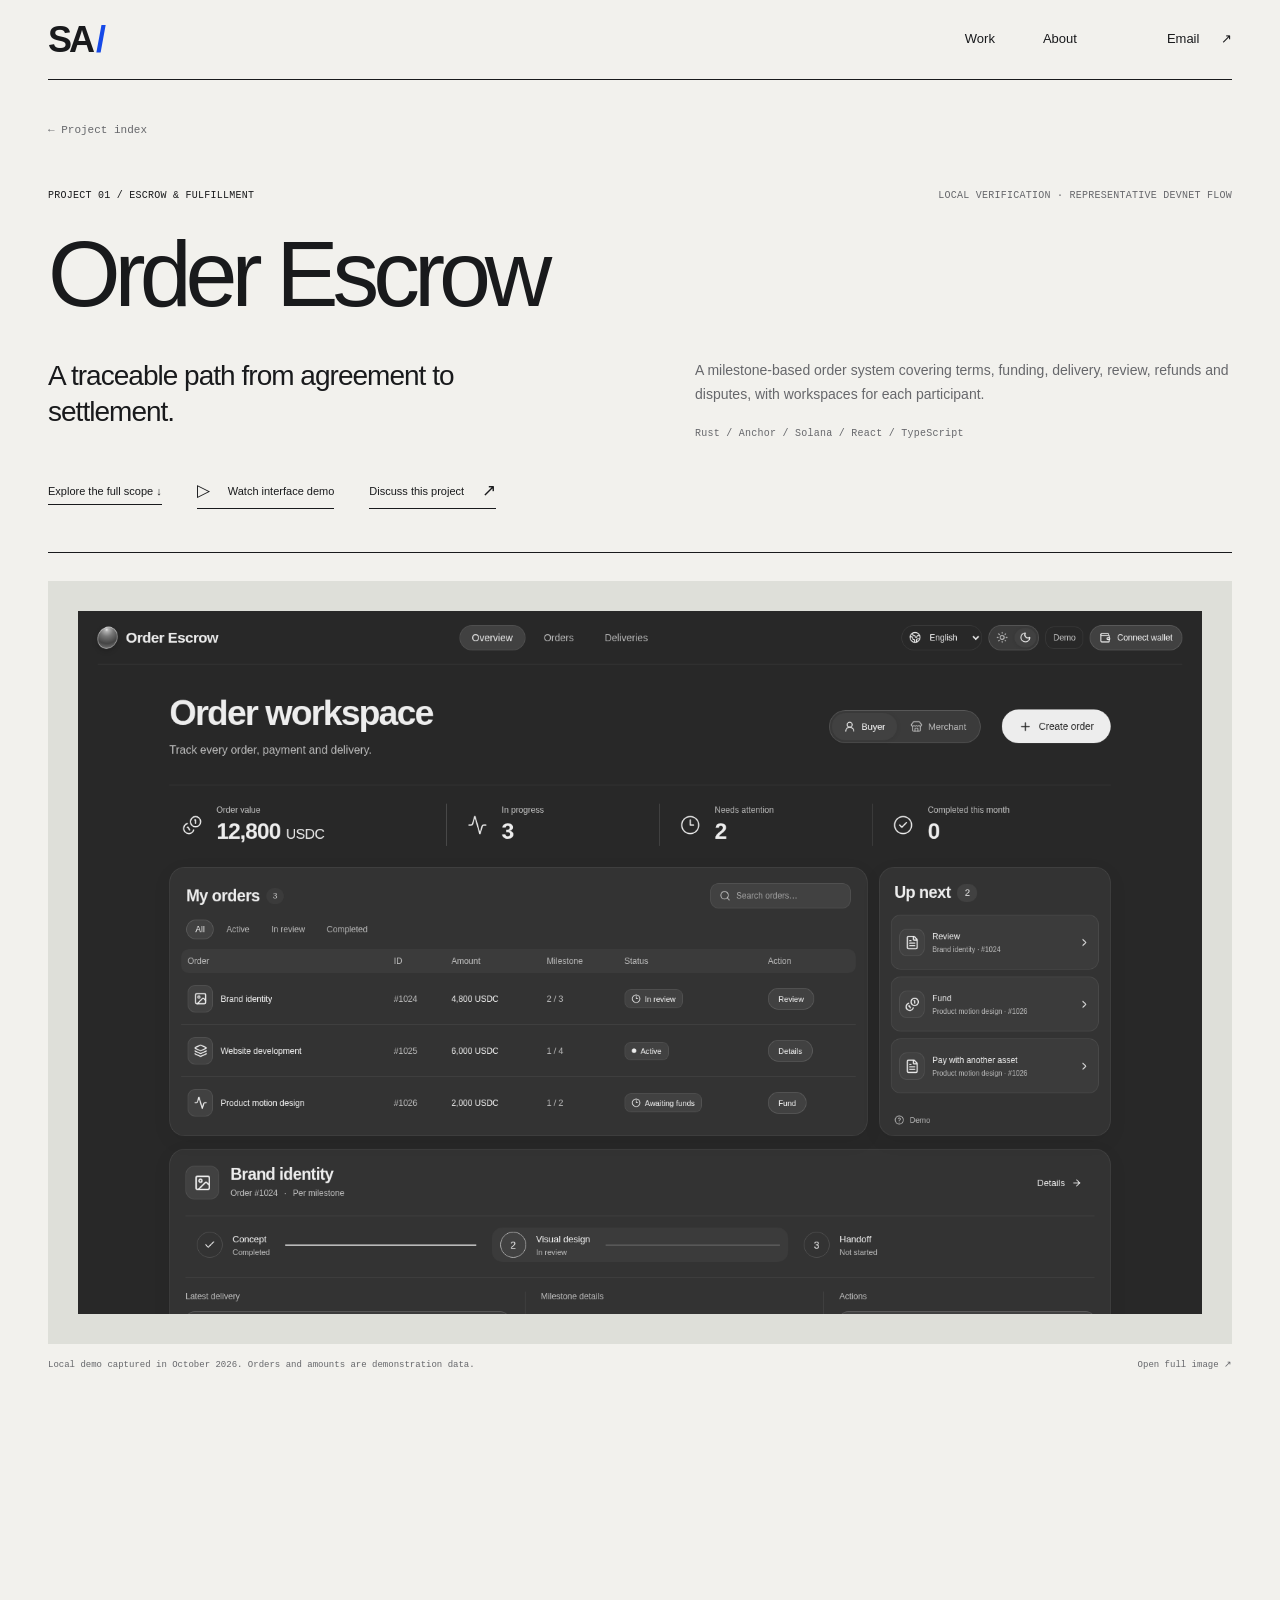
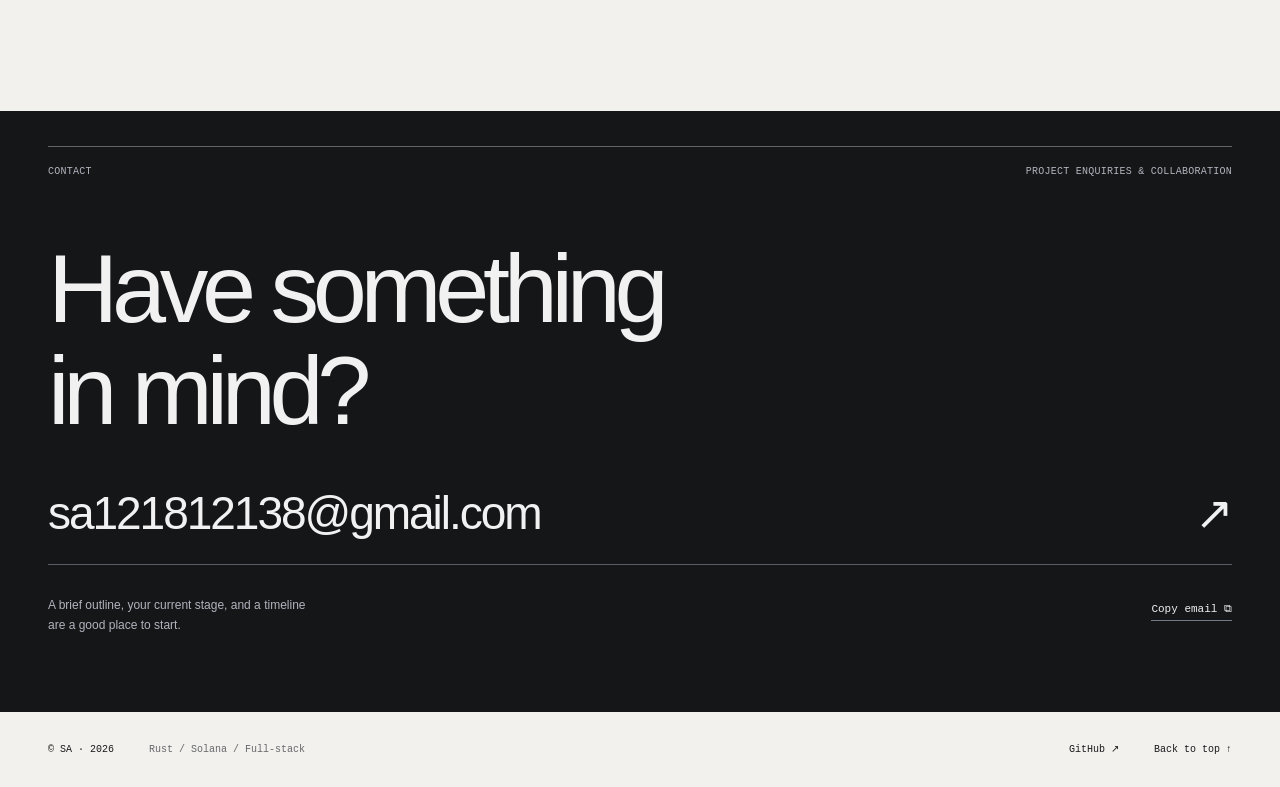
<file: order-escrow.html>
<!doctype html>
<html lang="en"><head><meta charset="UTF-8"><meta name="viewport" content="width=device-width,initial-scale=1"><title>Order Escrow — SA</title><meta name="description" content="A milestone-based order system covering terms, funding, delivery, review, refunds and disputes, with workspaces for each participant."><meta name="author" content="SA"><meta name="theme-color" content="#f2f1ed"><meta property="og:type" content="website"><meta property="og:title" content="Order Escrow — SA"><meta property="og:description" content="A milestone-based order system covering terms, funding, delivery, review, refunds and disputes, with workspaces for each participant."><meta http-equiv="Content-Security-Policy" content="default-src 'self'; img-src 'self' data:; media-src 'self' https://github.com https://*.githubusercontent.com; script-src 'self'; style-src 'self'; object-src 'none'; base-uri 'self'; form-action 'none'; connect-src 'none'"><link rel="icon" href="favicon.svg" type="image/svg+xml"><link rel="stylesheet" href="styles.css"><script src="app.js" defer></script></head><body class="case-page" id="top"><a class="skip-link" href="#main">Skip to content</a><header class="site-header wrap"><a class="wordmark" href="index.html" aria-label="SA home">SA<span>/</span></a><nav aria-label="Main navigation"><a href="index.html#work">Work</a><a href="index.html#about">About</a><a href="mailto:sa121812138@gmail.com">Email <span aria-hidden="true">↗</span></a></nav></header><main id="main"><section class="case-hero wrap"><a class="back-link" href="index.html#work">← Project index</a><div class="case-kicker"><span>PROJECT 01 / Escrow &amp; fulfillment</span><span>Local verification · representative Devnet flow</span></div><h1>Order Escrow</h1><div class="case-introduction"><h2>A traceable path from agreement to settlement.</h2><div><p>A milestone-based order system covering terms, funding, delivery, review, refunds and disputes, with workspaces for each participant.</p><p class="tools">Rust / Anchor / Solana / React / TypeScript</p></div></div><div class="case-actions"><a class="text-link" href="#scope">Explore the full scope ↓</a><button class="video-trigger text-link" type="button" data-video="https://github.com/sa1218/sa1218.github.io/releases/download/demos-20261116/order-escrow-demo.webm" data-title="Order Escrow" data-poster="order-escrow.png"><span aria-hidden="true">▷</span> Watch interface demo</button><a class="text-link" href="mailto:sa121812138@gmail.com?subject=Project%20discussion%3A%20Order%20Escrow">Discuss this project <span aria-hidden="true">↗</span></a></div></section>
<figure class="case-cover wrap"><a href="order-escrow.png" target="_blank" rel="noopener"><img src="order-escrow.png" alt="Order Escrow local demonstration workspace" width="1600" height="1000"></a><figcaption><span>Local demo captured in October 2026. Orders and amounts are demonstration data.</span><span>Open full image <span aria-hidden="true">↗</span></span></figcaption></figure>
<section class="case-context wrap"><div><div class="eyebrow">01 / The problem</div><p>Orders span multiple milestones, assets and exception paths. Participants need to agree on the same terms while money movements stay aligned with business state.</p></div><div><div class="eyebrow">02 / My role</div><p>A two-person collaboration across order rules, contracts and application integration. This case presents shared work, not sole authorship of the entire codebase.</p></div></section>
<section class="case-scope wrap" id="scope"><div class="section-label"><h2>Full implementation scope</h2><button type="button" class="expand-all" aria-expanded="false">Expand all +</button></div><div class="module-list"><details class="module-item"><summary><span>Terms &amp; orders</span><span class="expand-sign" aria-hidden="true">+</span></summary><p>Drafts, versioned terms and commitments, merchant acceptance, full or milestone funding.</p></details><details class="module-item"><summary><span>Delivery &amp; review</span><span class="expand-sign" aria-hidden="true">+</span></summary><p>Delivery commitments, private evidence, review windows, bounded revisions and approval.</p></details><details class="module-item"><summary><span>Refunds &amp; disputes</span><span class="expand-sign" aria-hidden="true">+</span></summary><p>Refund requests, responses, escalation, primary and backup arbitration, and settlement agreements.</p></details><details class="module-item"><summary><span>Assets &amp; settlement</span><span class="expand-sign" aria-hidden="true">+</span></summary><p>SPL, plain Token-2022 and TransferFee; per-asset settlement, fees and principal reconciliation.</p></details><details class="module-item"><summary><span>Swap funding &amp; closure</span><span class="expand-sign" aria-hidden="true">+</span></summary><p>Minimum-received and expiry constraints, residual balances, rent ownership and account cleanup.</p></details><details class="module-item"><summary><span>Application &amp; engineering</span><span class="expand-sign" aria-hidden="true">+</span></summary><p>Role-based workspaces, wallet integration, archives, release checks and local-chain regression.</p></details></div></section>

<section class="evidence wrap"><div class="section-label"><h2>Verification record</h2><span>Recorded results, with context</span></div><div class="evidence-list"><div><span class="evidence-number">01</span><h3>Local chain</h3><p>Recorded checks cover permissions, funds, refunds, disputes and failure rollback.</p></div><div><span class="evidence-number">02</span><h3>Devnet</h3><p>One normal order completed its real-wallet lifecycle through Hyperion, with closure and reconciliation.</p></div><div><span class="evidence-number">03</span><h3>Demonstration</h3><p>The original interface recording is available. This recording does not execute real on-chain transfers.</p></div></div><div class="boundary"><h3>Current boundaries</h3><p>Full public-network refund and dispute acceptance remains in the fixed closeout scope. Live Jupiter liquidity, mainnet operation and independent audit are not claimed complete.</p></div><p class="evidence-date">Materials reviewed: 16 November 2026 / Verification checkpoint: 2026-10-30</p></section>
<section class="recording wrap"><div><div class="eyebrow">Watch the workflow</div><h2>A recorded<br>walkthrough.</h2><p>An original recording of the project interface and workflow. The recording environment is described separately from the current verification status.</p><button class="video-trigger text-link" type="button" data-video="https://github.com/sa1218/sa1218.github.io/releases/download/demos-20261116/order-escrow-demo.webm" data-title="Order Escrow" data-poster="order-escrow.png"><span aria-hidden="true">▷</span> Watch interface demo</button></div><a class="recording-still" href="order-escrow.png" target="_blank" rel="noopener"><img src="order-escrow.png" alt="Order Escrow local demonstration workspace" loading="lazy"></a></section>
<section class="related wrap"><div class="section-label"><h2>Next projects</h2><span>Keep exploring</span></div><a href="ecosystem.html"><span>02</span><h3>Solana Ecosystem</h3><span aria-hidden="true">↗</span></a><a href="infrastructure.html"><span>03</span><h3>Solana Infrastructure</h3><span aria-hidden="true">↗</span></a><a href="hyperion.html"><span>04</span><h3>Hyperion</h3><span aria-hidden="true">↗</span></a></section><section class="contact" id="contact"><div class="wrap"><div class="section-label"><span>Contact</span><span>Project enquiries & collaboration</span></div><h2>Have something<br>in mind?</h2><a class="contact-email" href="mailto:sa121812138@gmail.com">sa121812138@gmail.com<span aria-hidden="true">↗</span></a><div class="contact-bottom"><p>A brief outline, your current stage, and a timeline<br>are a good place to start.</p><div><button type="button" class="copy-email" data-email="sa121812138@gmail.com">Copy email ⧉</button><span class="copy-feedback" role="status" aria-live="polite"></span></div></div></div></section></main><footer class="site-footer wrap"><a href="index.html">© SA · 2026</a><span>Rust / Solana / Full-stack</span><a href="https://github.com/sa1218" target="_blank" rel="noopener noreferrer">GitHub <span aria-hidden="true">↗</span></a><a href="#top">Back to top ↑</a></footer><dialog id="video-dialog" aria-labelledby="video-title"><div class="video-top"><h2 id="video-title"></h2><button type="button" class="dialog-close" aria-label="Close recording">×</button></div><video controls playsinline preload="none"></video><div class="video-help"><span>Historical recording · local test environment</span><a class="video-original" href="#" target="_blank" rel="noopener">Open original <span aria-hidden="true">↗</span></a></div></dialog></body></html>
</file>
<file: styles.css>
:root{--paper:#f2f1ed;--ink:#191a1c;--muted:#66676b;--rule:#bdbdb7;--blue:#1549e8;--sans:Arial,Helvetica,sans-serif;--mono:"SFMono-Regular",Consolas,"Liberation Mono",monospace}
*{box-sizing:border-box}html{scroll-behavior:smooth;scroll-padding-top:25px}body{margin:0;background:var(--paper);color:var(--ink);font-family:var(--sans);font-size:16px;line-height:1.55;-webkit-font-smoothing:antialiased}a{color:inherit;text-decoration:none}button{font:inherit;color:inherit;cursor:pointer;border:0;background:none;padding:0}h1,h2,h3,p,figure{margin:0}h1,h2,h3{font-weight:500;line-height:1.05}img{display:block;max-width:100%;height:auto}a,button{-webkit-tap-highlight-color:transparent}a:focus-visible,button:focus-visible,summary:focus-visible{outline:2px solid var(--blue);outline-offset:7px}::selection{background:var(--blue);color:white}.wrap{width:calc(100% - 96px);max-width:1440px;margin-inline:auto}.skip-link{position:fixed;top:-80px;left:20px;padding:10px;background:var(--ink);color:white;z-index:100}.skip-link:focus{top:12px}
.site-header{height:104px;display:flex;align-items:center;justify-content:space-between;border-bottom:1px solid var(--ink)}.wordmark{font-size:36px;font-weight:800;letter-spacing:-3px;line-height:1}.wordmark span{color:var(--blue);padding-left:4px}.site-header nav{display:flex;gap:48px;font-size:13px}.site-header nav a:hover{color:var(--blue)}.site-header nav a:last-child{margin-left:42px}.site-header nav a span{margin-left:18px}
.hero{padding-top:40px;padding-bottom:77px}.hero-topline,.section-label,.project-meta,.eyebrow,.tools,.case-kicker,.evidence-date,.image-index{font-family:var(--mono);font-size:10px;line-height:1.5;letter-spacing:.025em}.hero-topline{display:flex;justify-content:space-between;text-transform:uppercase}.hero h1{font-size:clamp(74px,7.7vw,118px);font-weight:700;letter-spacing:-.075em;line-height:.99;display:grid;grid-template-columns:.62fr 2fr;gap:35px;margin-top:66px}.hero h1>span{display:block;font-weight:500;letter-spacing:-.065em}.hero-bottom{display:grid;grid-template-columns:.62fr 2fr;gap:35px;margin-top:47px;align-items:end}.hero-bottom p{font-size:17px;line-height:1.6;max-width:540px}.index-link{font-size:12px;display:flex;align-items:center;gap:34px;width:fit-content}.index-link span{font-size:25px;color:var(--blue)}.section-label{display:flex;align-items:center;justify-content:space-between;gap:30px;padding:17px 0;border-top:1px solid var(--ink);text-transform:uppercase}.section-label h2{font:inherit}.section-label>span{color:var(--muted)}
.work{padding-bottom:90px}.project-row{display:grid;grid-template-columns:.9fr 1.5fr;gap:70px;align-items:center;border-bottom:1px solid var(--rule);padding:45px 0}.project-meta{display:flex;align-items:center;gap:25px;text-transform:uppercase;color:var(--muted)}.project-number{color:var(--blue)}.project-copy h3{font-size:clamp(31px,3.25vw,49px);letter-spacing:-.05em;margin:26px 0 20px}.project-copy h3 a:hover{color:var(--blue)}.project-description{font-size:14px;line-height:1.75;color:var(--muted);max-width:415px}.tools{color:var(--muted);font-size:9px;line-height:1.8;margin-top:23px}.project-links{display:flex;flex-direction:column;align-items:start;gap:15px;margin-top:30px}.text-link{font-size:12px;line-height:1.45;display:inline-flex;gap:18px;align-items:center;position:relative;padding-bottom:4px;border-bottom:1px solid var(--ink)}.text-link:hover{color:var(--blue);border-color:var(--blue)}.text-link>span{font-size:17px}.project-links .video-trigger{border-color:transparent;color:var(--muted);gap:10px;font-size:11px}.project-image{display:block;position:relative;background:#d9dad4;overflow:hidden;border:1px solid var(--rule)}.project-image img{width:100%;aspect-ratio:1.48;object-fit:cover;object-position:top;transition:transform .4s}.project-image:hover img{transform:scale(1.025)}.image-index{position:absolute;bottom:0;right:0;background:var(--blue);color:white;padding:13px 18px;font-size:9px;display:flex;align-items:center;gap:25px}.image-index>span{font-size:20px}
.system{background:var(--ink);color:var(--paper);padding-block:42px 76px}.system .section-label{border-color:#747575}.system .section-label>span{color:#989a9e}.system-layout{display:grid;grid-template-columns:.9fr 1.5fr;gap:70px;padding-top:45px;align-items:start}.system-intro{font-size:clamp(26px,3vw,42px);line-height:1.3;letter-spacing:-.04em}.system-intro em{font-family:Georgia,"Times New Roman",serif;font-weight:400}.system-map a{border:1px solid #757778;padding:22px 25px;display:flex;flex-direction:column;gap:12px;transition:background .15s}.system-map a:hover{background:#303235}.system-map a>span{font-family:var(--mono);font-size:9px;color:#b5b6b8}.system-map a strong{font-size:22px;font-weight:400;letter-spacing:-.03em}.system-map .system-app{background:var(--blue);border-color:var(--blue)}.system-app>span{color:#e3e8ff!important}.system-connector{font:9px/1.4 var(--mono);color:#a5a7aa;text-align:center;padding:18px 8px}.system-pair{display:grid;grid-template-columns:1fr 1fr;gap:14px}.system-pair a{padding:20px}.system-pair strong{font-size:19px!important}.about{padding-block:82px 95px}.about-grid{display:grid;grid-template-columns:1fr 1fr;gap:120px;padding-top:45px}.about-grid h2{font-size:clamp(39px,4.1vw,60px);letter-spacing:-.055em;line-height:1.06}.about-grid p{font-size:15px;line-height:1.8;max-width:520px;margin-bottom:23px}.about-grid .text-link{margin-top:7px}
.contact{background:var(--blue);color:#fff;padding-block:35px 64px}.contact .section-label{border-color:#849fed}.contact .section-label>span{color:#d8e1ff}.contact h2{font-size:clamp(58px,7.6vw,110px);letter-spacing:-.065em;margin:42px 0 44px}.contact-email{display:flex;gap:25px;justify-content:space-between;border-bottom:1px solid #859feb;padding-bottom:22px;font-size:clamp(22px,3.6vw,53px);letter-spacing:-.045em;line-height:1.2}.contact-email>span{flex-shrink:0}.contact-email:hover{opacity:.8}.contact-bottom{display:flex;justify-content:space-between;gap:40px;align-items:start;margin-top:30px}.contact-bottom p{font-size:12px;line-height:1.7;color:#e1e8ff}.copy-email{font:11px/1.5 var(--mono);border-bottom:1px solid #a9bdf7;padding:3px 0}.copy-feedback{display:block;min-height:20px;font-size:11px;margin-top:7px}.site-footer{display:flex;gap:35px;justify-content:space-between;padding-block:30px;font:10px/1.5 var(--mono)}.site-footer>span{margin-right:auto;color:var(--muted)}.site-footer a:hover{color:var(--blue)}
.case-hero{padding-top:36px;padding-bottom:43px}.back-link{font:11px/1.5 var(--mono);color:var(--muted)}.back-link:hover{color:var(--blue)}.case-kicker{display:flex;gap:35px;justify-content:space-between;margin-top:47px;text-transform:uppercase}.case-kicker>span:last-child{color:var(--muted);text-align:right}.case-hero h1{font-size:clamp(65px,7.3vw,112px);letter-spacing:-.065em;line-height:1.05;margin-top:22px;overflow-wrap:anywhere}.case-introduction{display:grid;grid-template-columns:1fr 1fr;gap:110px;margin-top:35px}.case-introduction h2{font-size:28px;line-height:1.3;letter-spacing:-.035em;max-width:500px}.case-introduction p{font-size:14px;line-height:1.75;color:var(--muted)}.case-introduction .tools{font-size:10px;margin-top:18px}.case-actions{display:flex;gap:35px;align-items:center;flex-wrap:wrap;margin-top:37px}.case-actions .text-link{font-size:11px}.case-cover{border-top:1px solid var(--ink);padding-top:28px}.case-cover>a{display:block;background:#dedfd9;padding:30px}.case-cover img{width:100%;height:auto;max-height:720px;object-fit:contain;object-position:top}.case-cover figcaption{display:flex;justify-content:space-between;gap:30px;font:9px/1.7 var(--mono);color:var(--muted);margin-top:14px}.case-cover figcaption>span:last-child{flex-shrink:0}.case-context{display:grid;grid-template-columns:1fr 1fr;gap:110px;padding-block:72px}.eyebrow{color:var(--blue);text-transform:uppercase}.case-context p{margin-top:22px;font-size:17px;line-height:1.75;max-width:600px}.case-scope{padding-bottom:60px}.expand-all{font:10px/1.5 var(--mono);text-transform:none;padding:8px 0}.expand-all:hover{color:var(--blue)}.module-list{display:grid;grid-template-columns:1fr 1fr;column-gap:55px;align-items:start}.module-item{border-bottom:1px solid var(--rule);align-self:start}.module-item summary{list-style:none;display:flex;align-items:center;justify-content:space-between;gap:25px;cursor:pointer;font-size:15px;padding-block:23px;line-height:1.3}.module-item summary::-webkit-details-marker{display:none}.module-item summary:hover{color:var(--blue)}.expand-sign{font:21px/1 var(--mono);color:var(--blue)}.module-item[open] .expand-sign{transform:rotate(45deg)}.module-item p{font-size:13px;line-height:1.8;color:var(--muted);padding:0 30px 24px 0}.scenario-section{margin-top:45px}.scenario-section h3{font-size:20px;letter-spacing:-.02em;margin-bottom:12px}.secondary-cover{margin-bottom:60px}.secondary-cover img{width:100%;border:1px solid var(--rule)}.secondary-cover figcaption{font:9px/1.6 var(--mono);color:var(--muted);margin-top:12px}.evidence{padding-bottom:70px}.evidence-list>div{display:grid;grid-template-columns:45px .7fr 1.5fr;gap:35px;padding-block:26px;border-bottom:1px solid var(--rule)}.evidence-number{font:10px/1.6 var(--mono);color:var(--blue)}.evidence-list h3{font-size:19px;line-height:1.4;letter-spacing:-.025em}.evidence-list p,.boundary p{font-size:13px;line-height:1.8;color:var(--muted)}.boundary{display:grid;grid-template-columns:.8fr 1.5fr;gap:55px;border-left:3px solid var(--blue);padding-left:24px;margin-top:38px}.boundary h3{font:11px/1.6 var(--mono);text-transform:uppercase}.evidence-date{margin-top:30px;font-size:9px;color:var(--muted)}.recording{display:grid;grid-template-columns:.9fr 1.5fr;gap:70px;align-items:center;border-top:1px solid var(--ink);padding-block:55px 70px}.recording h2{font-size:45px;letter-spacing:-.045em;margin-block:20px}.recording p{font-size:13px;line-height:1.8;color:var(--muted);margin-bottom:25px;max-width:420px}.recording-still img{width:100%;height:320px;object-fit:cover;object-position:top;border:1px solid var(--rule)}.related{padding-bottom:75px}.related>a{display:flex;align-items:center;gap:45px;padding-block:26px;border-bottom:1px solid var(--rule)}.related>a>span:first-child{font:10px/1.5 var(--mono);color:var(--muted)}.related h3{font-size:30px;letter-spacing:-.035em}.related>a>span:last-child{margin-left:auto;font-size:26px}.related>a:hover{color:var(--blue)}.not-found{min-height:65vh;padding-block:100px}.not-found p{font:12px/1.5 var(--mono)}.not-found h1{font-size:95px;letter-spacing:-.06em;margin-block:30px}
dialog{width:min(1200px,95vw);max-height:94vh;padding:20px;background:var(--ink);color:#fff;border:1px solid #727478;border-radius:0}dialog::backdrop{background:#000e}.video-top{display:flex;justify-content:space-between;align-items:center;gap:25px;margin-bottom:20px}.video-top h2{font-size:20px;letter-spacing:-.025em}.dialog-close{font-size:30px;line-height:1;width:35px;height:35px}dialog video{display:block;width:100%;max-height:75vh;background:#050505}.video-help{display:flex;justify-content:space-between;gap:20px;font:9px/1.6 var(--mono);color:#a9abad;margin-top:15px}.video-help a{color:#fff}.dialog-open{overflow:hidden}.clipboard-fallback{position:fixed;left:-9999px;top:0}
@media(min-width:1550px){.hero h1{font-size:130px}.project-image img{aspect-ratio:1.6}}
@media(max-width:1100px){.wrap{width:calc(100% - 64px)}.hero h1{font-size:78px;gap:25px;grid-template-columns:.55fr 2fr}.hero-bottom{grid-template-columns:.55fr 2fr;gap:25px}.project-row,.system-layout,.recording{gap:40px;grid-template-columns:.9fr 1.2fr}.project-copy h3{font-size:35px}.project-description{font-size:13px}.project-image img{aspect-ratio:1.2}.project-meta{font-size:9px;gap:15px}.about-grid,.case-introduction,.case-context{gap:65px}.case-hero h1{font-size:76px}.case-introduction h2{font-size:25px}.case-context p{font-size:15px}.recording h2{font-size:36px}.system-map a{padding:20px}.system-pair a{padding:16px}.system-pair strong{font-size:16px!important}}
@media(max-width:760px){.wrap{width:calc(100% - 40px)}.site-header{height:82px}.wordmark{font-size:32px}.site-header nav{gap:30px}.site-header nav a:last-child{margin-left:10px}.hero{padding-block:28px 55px}.hero-topline{font-size:8px}.hero h1{font-size:70px;grid-template-columns:1fr;gap:20px;margin-top:42px}.hero h1>span{font-size:64px}.hero-bottom{grid-template-columns:1fr;gap:25px;margin-top:30px}.hero-bottom .index-link{order:2}.hero-bottom p{font-size:15px;max-width:400px}.section-label{font-size:9px;gap:20px}.project-row{grid-template-columns:1fr;gap:26px;padding-block:30px 40px}.project-copy h3{font-size:40px;margin-block:20px 17px}.project-description{font-size:14px;max-width:610px}.tools{font-size:9px;margin-top:18px}.project-links{flex-direction:row;gap:25px;flex-wrap:wrap;align-items:center;margin-top:23px}.project-image img{aspect-ratio:1.5}.project-meta{font-size:9px}.work{padding-bottom:55px}.system{padding-block:30px 55px}.system-layout{grid-template-columns:1fr;gap:32px;padding-top:32px}.system-intro{font-size:36px}.system-map a strong{font-size:22px}.system-pair strong{font-size:19px!important}.system-pair a{padding:20px}.about{padding-block:55px}.about-grid{grid-template-columns:1fr;gap:33px;padding-top:31px}.about-grid h2{font-size:45px}.about-grid h2 br:last-child{display:none}.about-grid p{font-size:14px;max-width:610px;margin-bottom:18px}.contact{padding-block:25px 42px}.contact h2{font-size:67px;margin-block:32px}.contact-email{font-size:30px;padding-bottom:18px}.contact-bottom{gap:25px}.site-footer{flex-wrap:wrap;font-size:9px;gap:18px 25px}.site-footer>span{min-width:60%;margin-right:0}.case-hero{padding-top:26px}.case-kicker{flex-direction:column;gap:10px;margin-top:32px;font-size:9px}.case-kicker>span:last-child{text-align:left}.case-hero h1{font-size:62px;margin-top:20px}.case-introduction{grid-template-columns:1fr;gap:23px;margin-top:25px}.case-introduction h2{font-size:24px;max-width:550px}.case-introduction p{font-size:13px}.case-actions{gap:22px;margin-top:28px}.case-cover{padding-top:20px}.case-cover>a{padding:18px}.case-cover figcaption{flex-direction:column;gap:8px;font-size:8px}.case-context{grid-template-columns:1fr;gap:32px;padding-block:45px}.case-context p{font-size:16px;margin-top:17px}.module-list{grid-template-columns:1fr}.module-item summary{font-size:15px;padding-block:21px}.case-scope{padding-bottom:45px}.secondary-cover{margin-bottom:45px}.evidence-list>div{grid-template-columns:30px 1fr;gap:12px 20px;padding-block:22px}.evidence-list p{grid-column:2}.evidence-list h3{font-size:20px}.evidence-number{padding-top:5px}.boundary{grid-template-columns:1fr;gap:15px;padding-left:18px;margin-top:30px}.evidence{padding-bottom:45px}.recording{grid-template-columns:1fr;gap:27px;padding-block:40px 50px}.recording h2{font-size:40px}.recording p{max-width:550px}.recording-still img{height:auto;max-height:420px;object-fit:cover}.related{padding-bottom:50px}.related>a{gap:25px;padding-block:24px}.related h3{font-size:27px}.video-help{flex-direction:column;gap:8px}dialog{padding:14px}.video-top{margin-bottom:14px}.video-top h2{font-size:17px}}
@media(max-width:420px){.site-header nav{gap:22px;font-size:11px}.site-header nav a:last-child{margin-left:0}.site-header nav a span{margin-left:8px}.hero h1{font-size:63px}.hero h1>span{font-size:55px}.hero-topline{font-size:7px}.hero-bottom p{font-size:14px}.hero{padding-bottom:42px}.section-label{font-size:8px;gap:18px}.section-label>span{text-align:right;max-width:155px}.project-copy h3{font-size:36px}.project-description{font-size:13px}.project-image img{aspect-ratio:1.2}.image-index{padding:10px 13px;font-size:8px;gap:20px}.project-links{gap:18px}.text-link{font-size:11px}.system-pair{gap:10px}.system-pair a{padding:15px 12px}.system-pair strong{font-size:16px!important}.system-pair a>span{font-size:8px}.system-map a>span{font-size:8px}.system-intro{font-size:32px}.about-grid h2{font-size:41px}.contact h2{font-size:58px}.contact-email{font-size:22px;gap:12px;letter-spacing:-.05em}.contact-bottom{flex-direction:column;gap:22px}.contact-bottom p{font-size:11px}.contact .section-label>span{max-width:170px}.case-hero h1{font-size:51px}.case-cover>a{padding:10px}.case-context p{font-size:14px}.case-introduction h2{font-size:22px}.case-actions{gap:19px}.case-actions .text-link{font-size:10px}.module-item summary{font-size:14px}.evidence-list>div{gap:10px 14px}.evidence-list p,.boundary p{font-size:12px}.related h3{font-size:23px}.related>a{gap:18px}.not-found h1{font-size:65px}.desktop-break{display:none}}
@media(prefers-reduced-motion:reduce){html{scroll-behavior:auto}*{transition:none!important;animation:none!important}}
/* Scroll-led project sequence */
.site-header{position:sticky;top:0;height:80px;z-index:50;background:rgba(242,241,237,.94);backdrop-filter:blur(16px)}
.reading-progress{height:2px;position:fixed;inset:0 0 auto;background:var(--blue);transform:scaleX(0);transform-origin:left;z-index:80;pointer-events:none}
.hero h1{animation:hero-in 1.05s cubic-bezier(.2,.7,.2,1) both}.hero-bottom{animation:hero-in 1s .18s cubic-bezier(.2,.7,.2,1) both}.hero-topline{animation:hero-in .8s ease both}
@keyframes hero-in{from{opacity:0;transform:translateY(28px);filter:blur(5px)}to{opacity:1;transform:translateY(0);filter:blur(0)}}
.motion-ready .reveal-block{opacity:0;transform:translateY(32px);transition:opacity .85s cubic-bezier(.2,.65,.2,1),transform .85s cubic-bezier(.2,.65,.2,1)}.motion-ready .reveal-block.is-visible{opacity:1;transform:translateY(0)}
.text-link>span,.index-link>span{transition:transform .25s ease}.text-link:hover>span{transform:translate(3px,-3px)}.index-link:hover>span{transform:translateY(5px)}
.scroll-scene{height:400svh;position:relative;background:#0a0a0b;color:#f2f2f3;margin-bottom:85px}.scene-stage{height:calc(100svh - 80px);min-height:460px;position:sticky;top:80px;overflow:hidden}.scene-layout{height:100%;display:grid;grid-template-rows:auto 1fr auto;gap:25px;padding-block:30px}.scene-heading{display:flex;justify-content:space-between;gap:25px;font:10px/1.6 var(--mono);color:#a4a5a9}.scene-instruction{color:#ececee}.scene-viewport{position:relative;min-height:0}.scene-panel{position:absolute;inset:0;display:grid;grid-template-columns:.65fr 1.35fr;align-items:center;gap:60px;opacity:0;transform:translateY(24px);pointer-events:none;transition:opacity .7s ease,transform .8s cubic-bezier(.2,.65,.2,1)}.scene-panel.is-active{opacity:1;transform:translateY(0);pointer-events:auto}.scene-count{font:10px/1.6 var(--mono);color:#8e929c}.scene-copy h2{font-size:clamp(38px,4.3vw,65px);line-height:1.05;letter-spacing:-.055em;margin:22px 0}.scene-copy p{font-size:16px;line-height:1.7;max-width:320px;color:#b4b7bf}.scene-case-link{font-size:12px;display:inline-flex;align-items:center;gap:24px;color:#d9e1ff;border-bottom:1px solid #737a8e;margin-top:30px;padding-bottom:7px}.scene-case-link:hover{color:#fff;border-color:#fff}.scene-screen{min-width:0;max-height:100%;display:flex;align-items:center;justify-content:center;perspective:1500px}.scene-screen img{width:100%;max-height:calc(100svh - 230px);object-fit:contain;transform:scale(var(--screen-scale,1.035));transform-origin:center;will-change:transform;box-shadow:0 20px 65px #0008}.scene-nav{display:grid;grid-template-columns:repeat(4,1fr);gap:25px;align-items:start}.scene-step{position:relative;text-align:left;color:#868990;font:10px/1.6 var(--mono);display:flex;gap:13px;align-items:start;padding-top:16px;transition:color .3s}.scene-step:before,.scene-step i{content:'';position:absolute;top:0;left:0;right:0;height:2px;background:#34363c}.scene-step i{background:#d7dce8;transform:scaleX(var(--step-progress,0));transform-origin:left}.scene-step.is-active{color:#fff}.scene-step:hover{color:#fff}.scene-step>span:first-child{color:#6f83bf}.contact{background:#151618;color:#f1f1f2}.contact .section-label{border-color:#62646b}.contact .section-label>span,.contact-bottom p{color:#b1b4bd}.contact-email{border-color:#575b66}.copy-email{border-color:#737988}
.scroll-scene.is-static{height:auto}.is-static .scene-stage{position:static;height:auto;overflow:visible}.is-static .scene-viewport{display:grid;gap:55px}.is-static .scene-panel{position:relative;opacity:1;transform:none;pointer-events:auto}.is-static .scene-nav,.is-static .scene-instruction{display:none}.is-static .scene-screen img{transform:none}
@media(max-width:1100px){.scene-panel{grid-template-columns:.7fr 1.3fr;gap:35px}.scene-copy h2{font-size:42px}.scene-copy p{font-size:14px}.scene-nav{gap:18px}.scene-step{font-size:9px;gap:10px}}
@media(max-width:760px){.site-header{height:68px}.scroll-scene{height:350svh;margin-bottom:55px}.scene-stage{top:68px;height:calc(100svh - 68px);min-height:470px}.scene-layout{padding-block:24px;gap:20px}.scene-heading{font-size:8px}.scene-panel{grid-template-columns:1fr;grid-template-rows:auto 1fr;gap:26px;align-items:start}.scene-copy h2{font-size:37px;margin-block:12px}.scene-copy p{font-size:13px;max-width:none}.scene-count{font-size:8px}.scene-case-link{font-size:10px;margin-top:15px;gap:15px}.scene-screen{height:100%;min-height:0;align-items:start}.scene-screen img{height:100%;max-height:calc(100svh - 355px);width:100%;object-position:top}.scene-nav{gap:15px}.scene-step{font-size:8px;padding-top:13px;display:block}.scene-step>span:first-child{display:block;margin-bottom:4px}.scene-step>span:last-of-type{line-height:1.4}.is-static .scene-viewport{gap:55px}.is-static .scene-panel{display:flex;flex-direction:column}.is-static .scene-screen img{height:auto;max-height:none}.scene-instruction{max-width:100px;text-align:right}}
@media(max-height:650px) and (min-width:761px){.scene-layout{padding-block:18px;gap:15px}.scene-stage{min-height:400px}.scene-copy h2{font-size:38px}.scene-screen img{max-height:calc(100svh - 180px)}}
@media(prefers-reduced-motion:reduce){.hero h1,.hero-bottom,.hero-topline{animation:none!important}.motion-ready .reveal-block{opacity:1;transform:none;transition:none}.scene-panel,.scene-screen img{transition:none!important;transform:none!important}}
</file>
